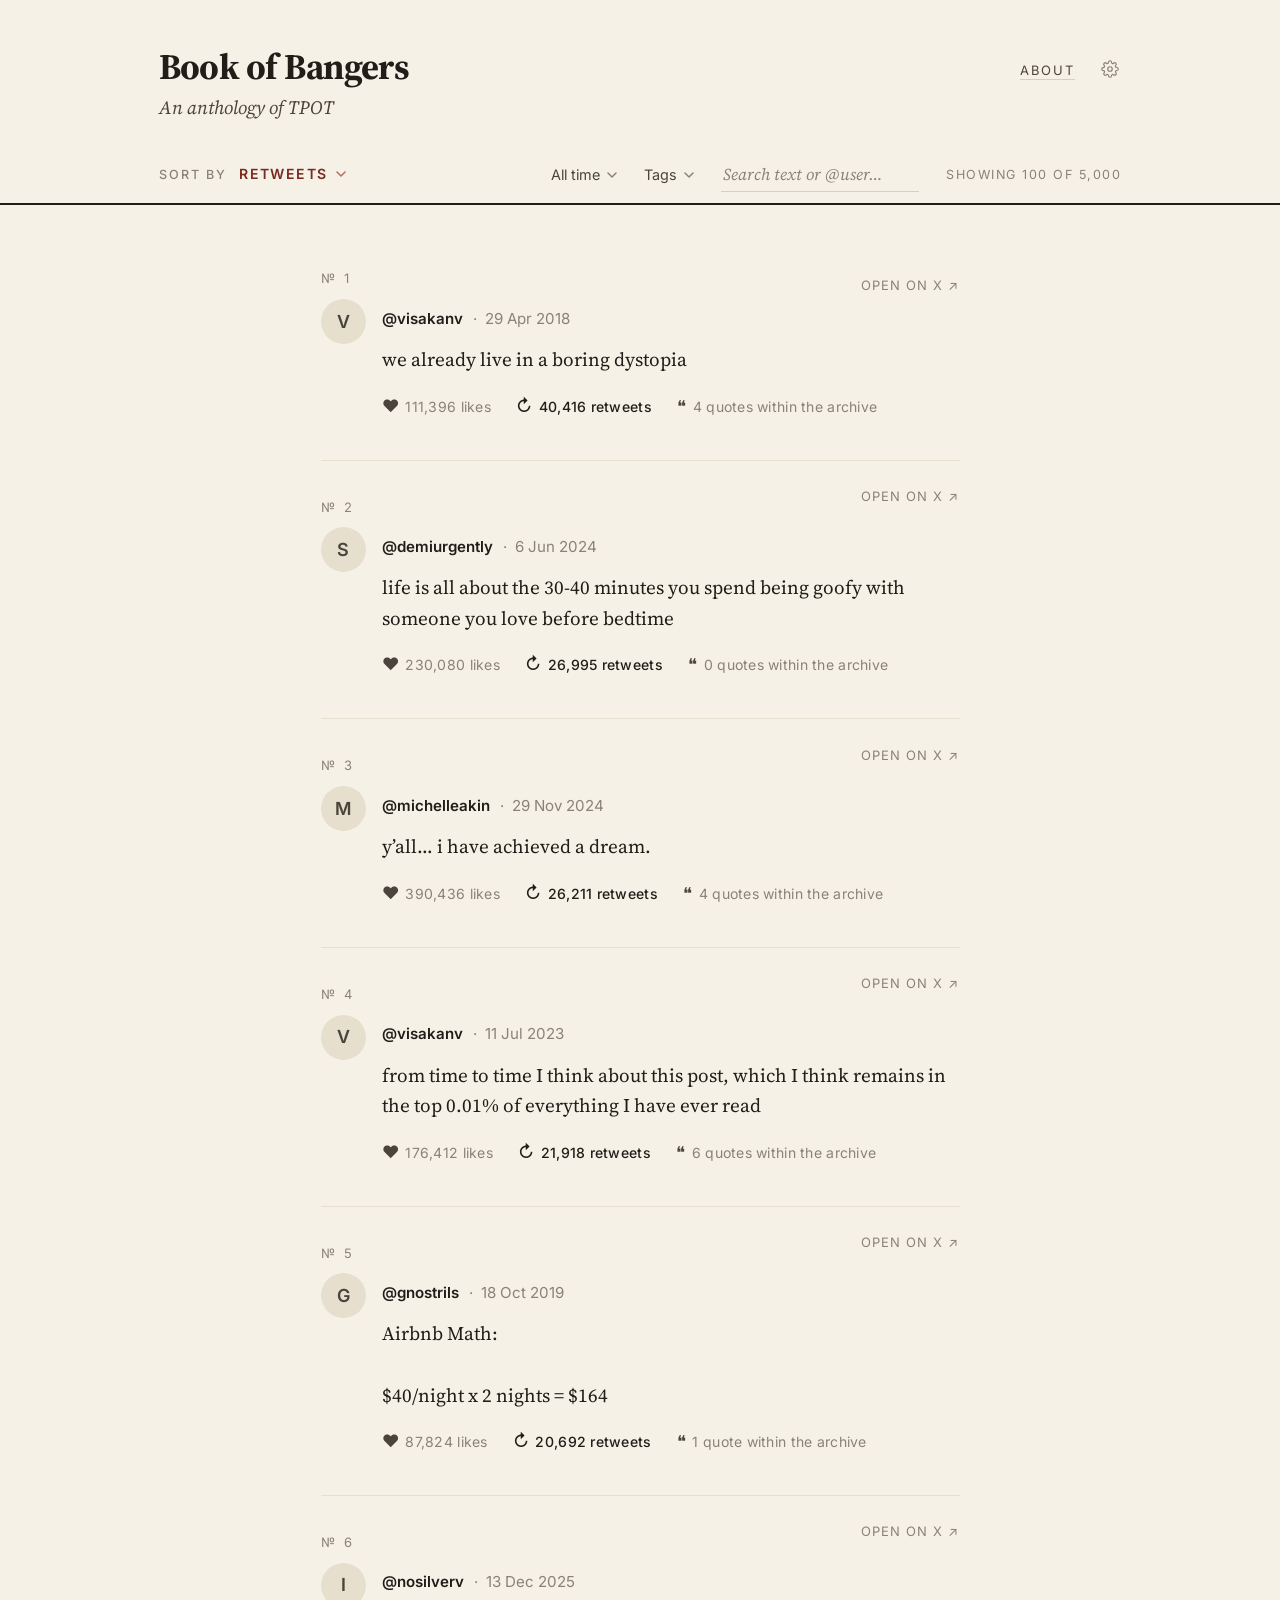
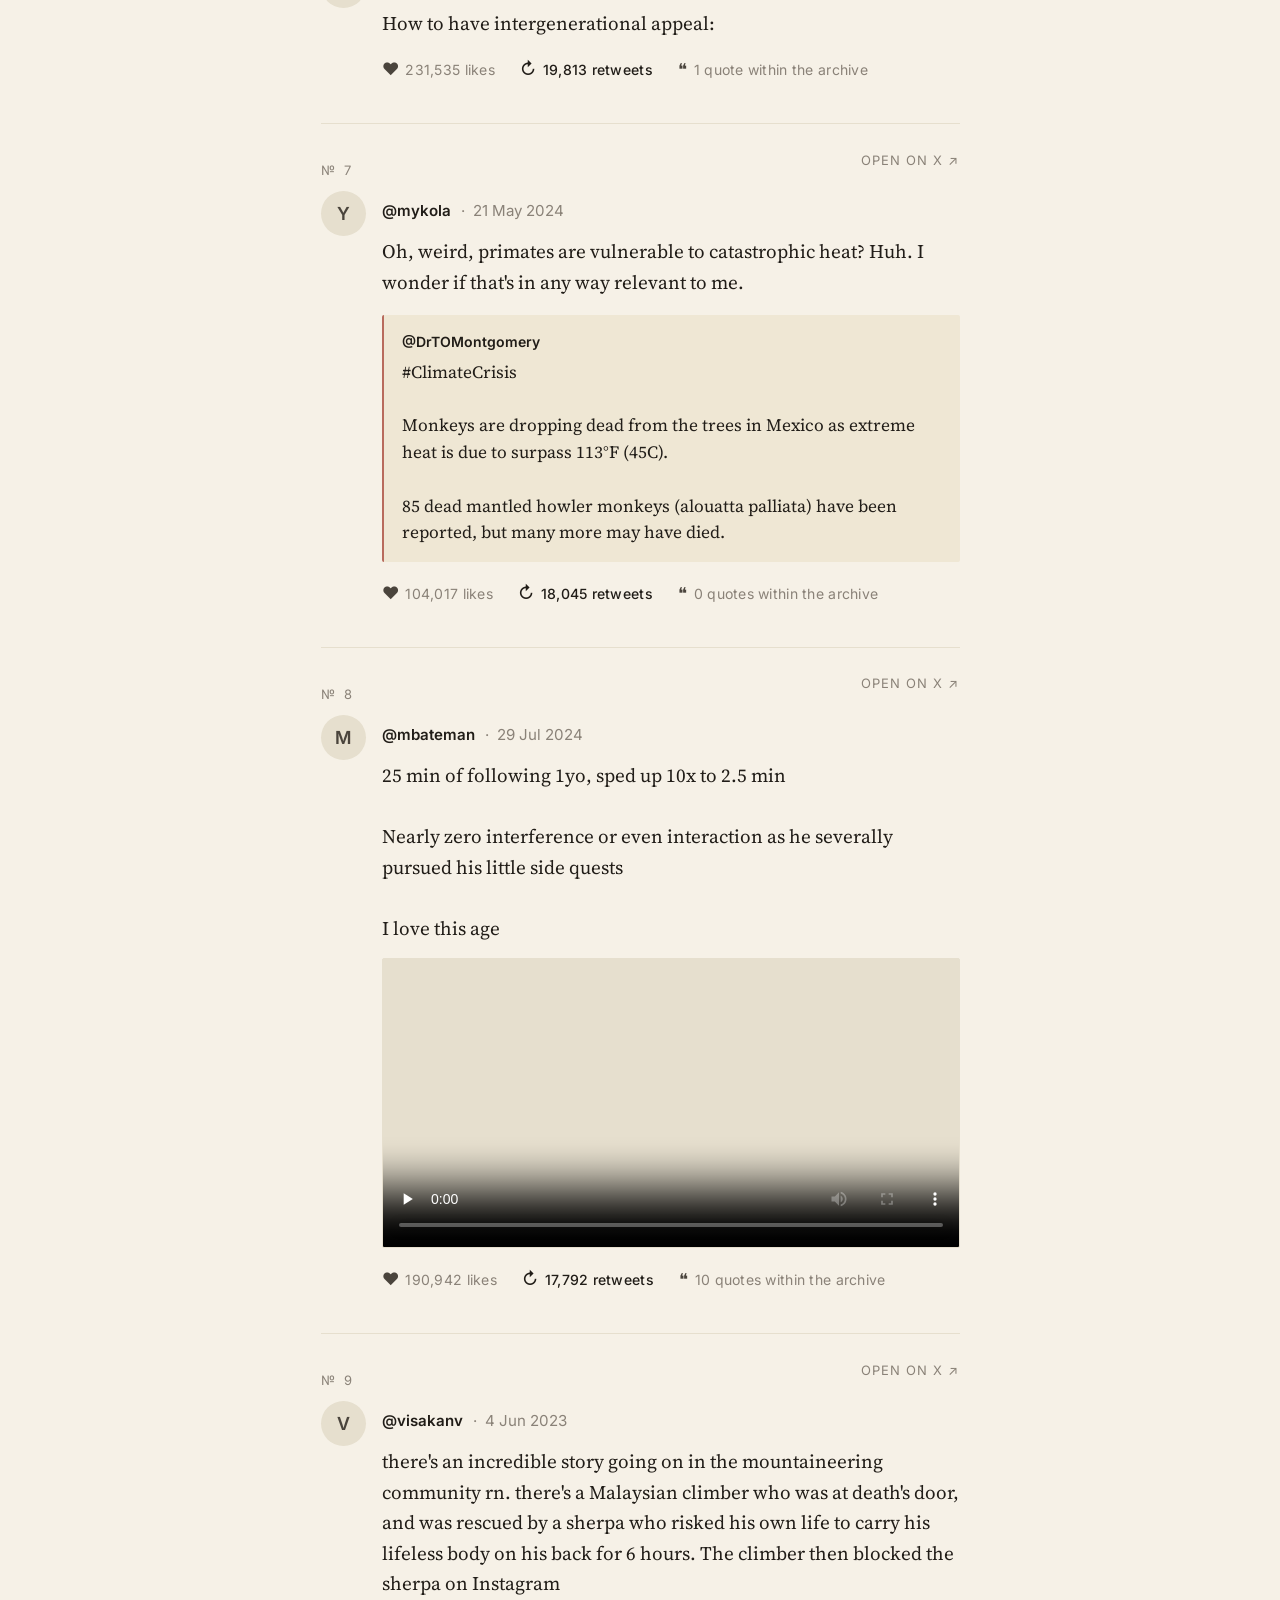
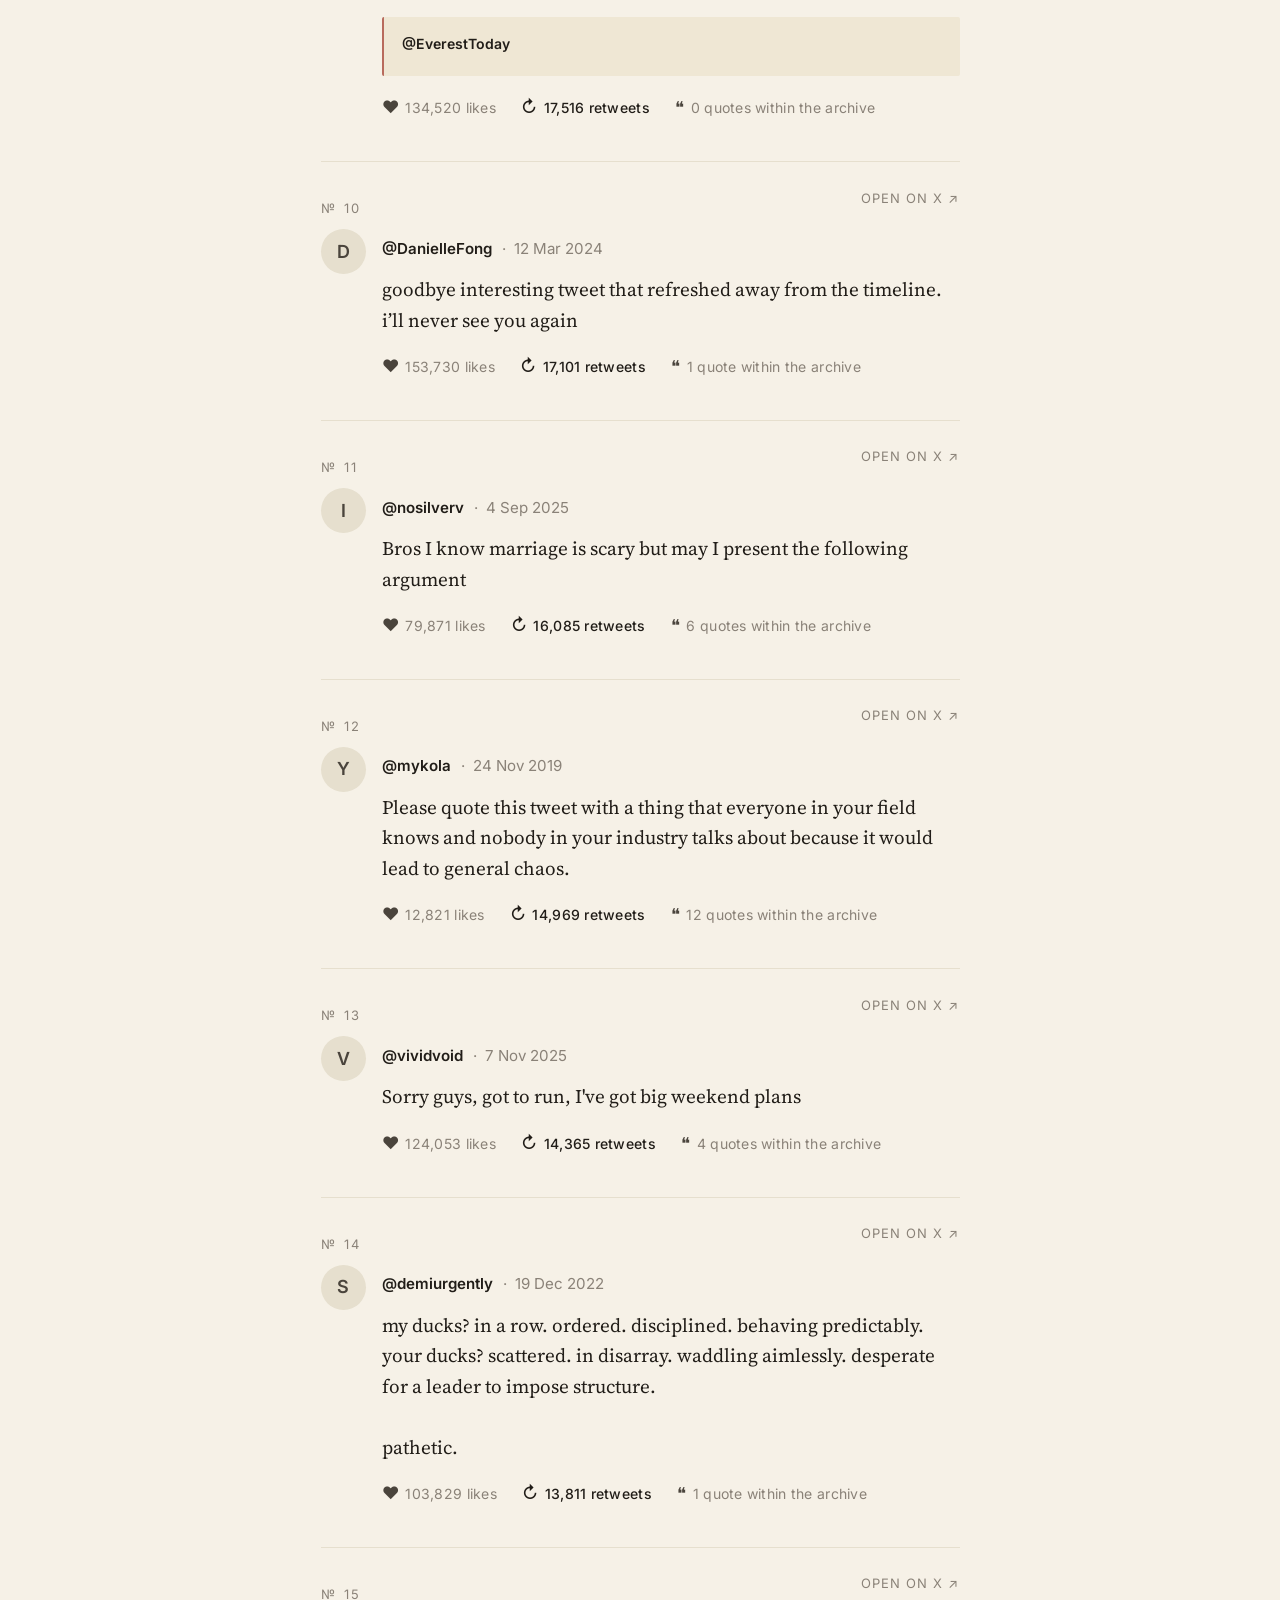
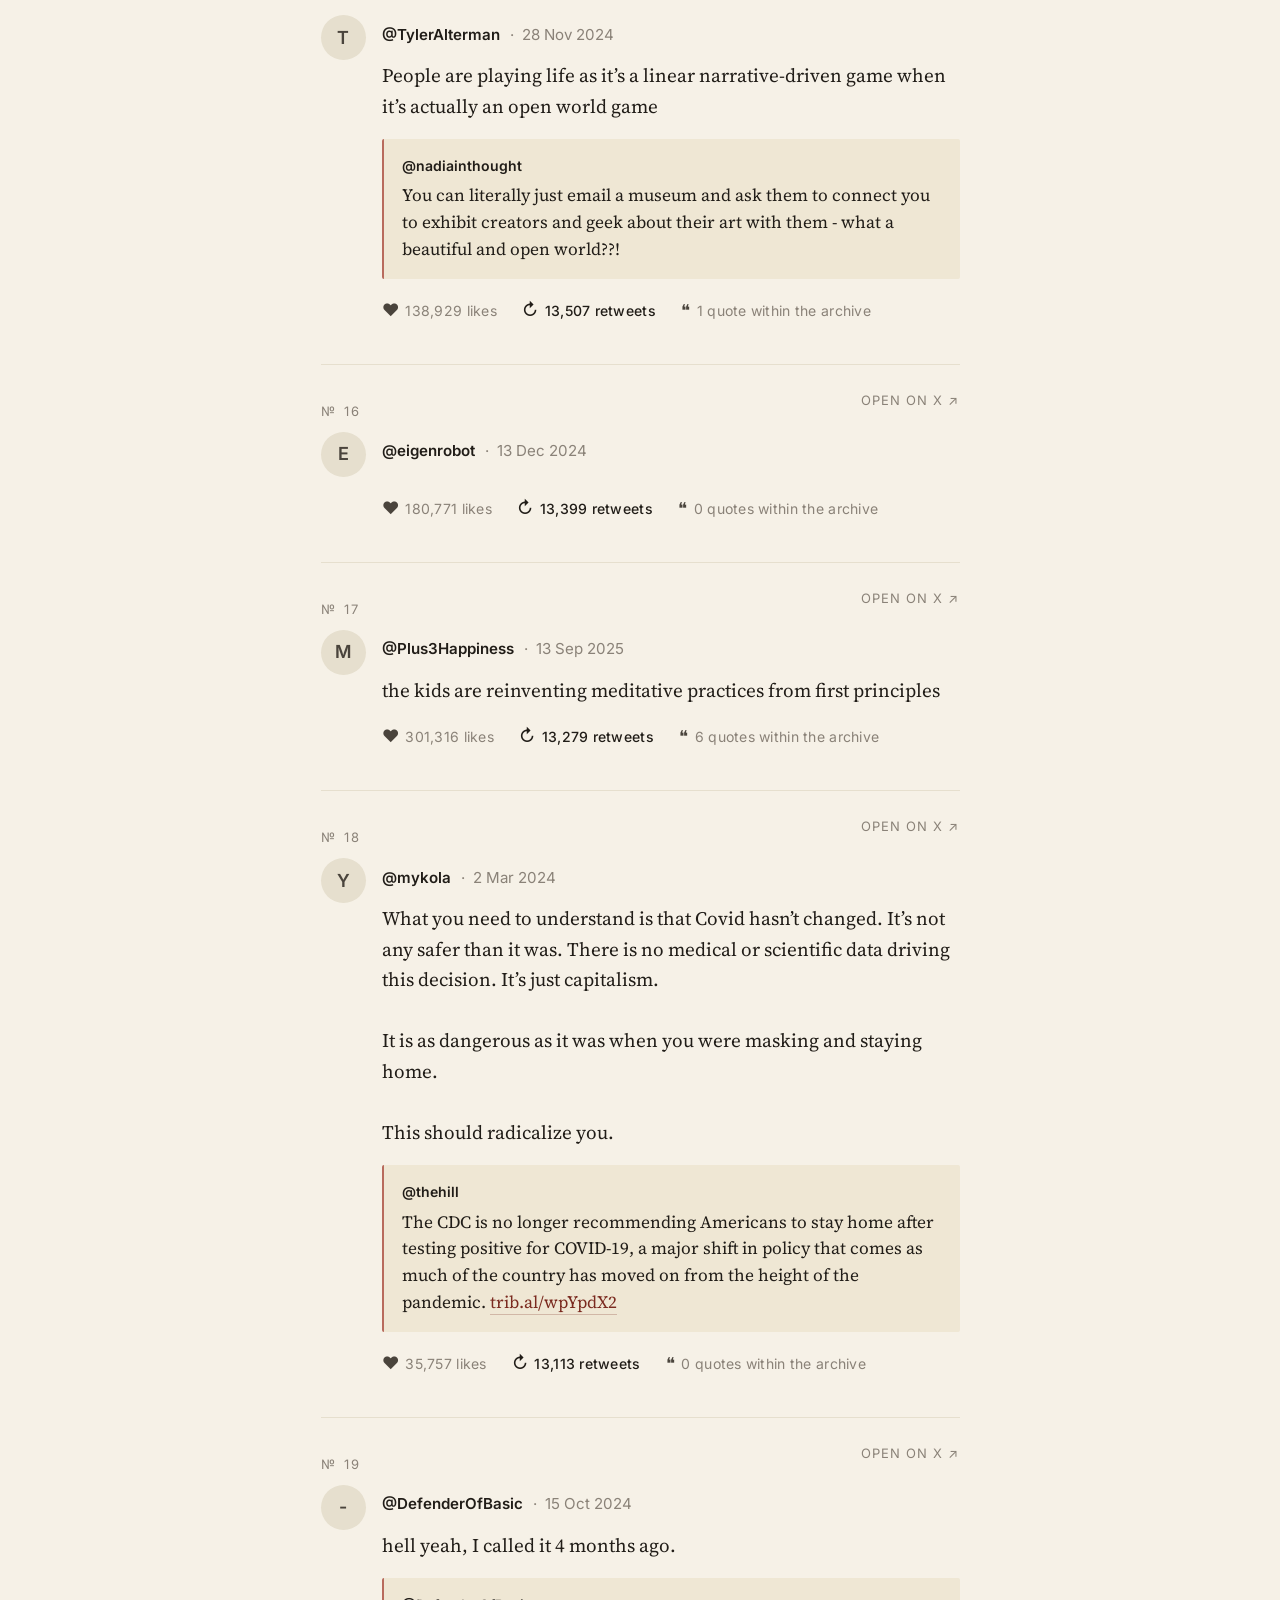
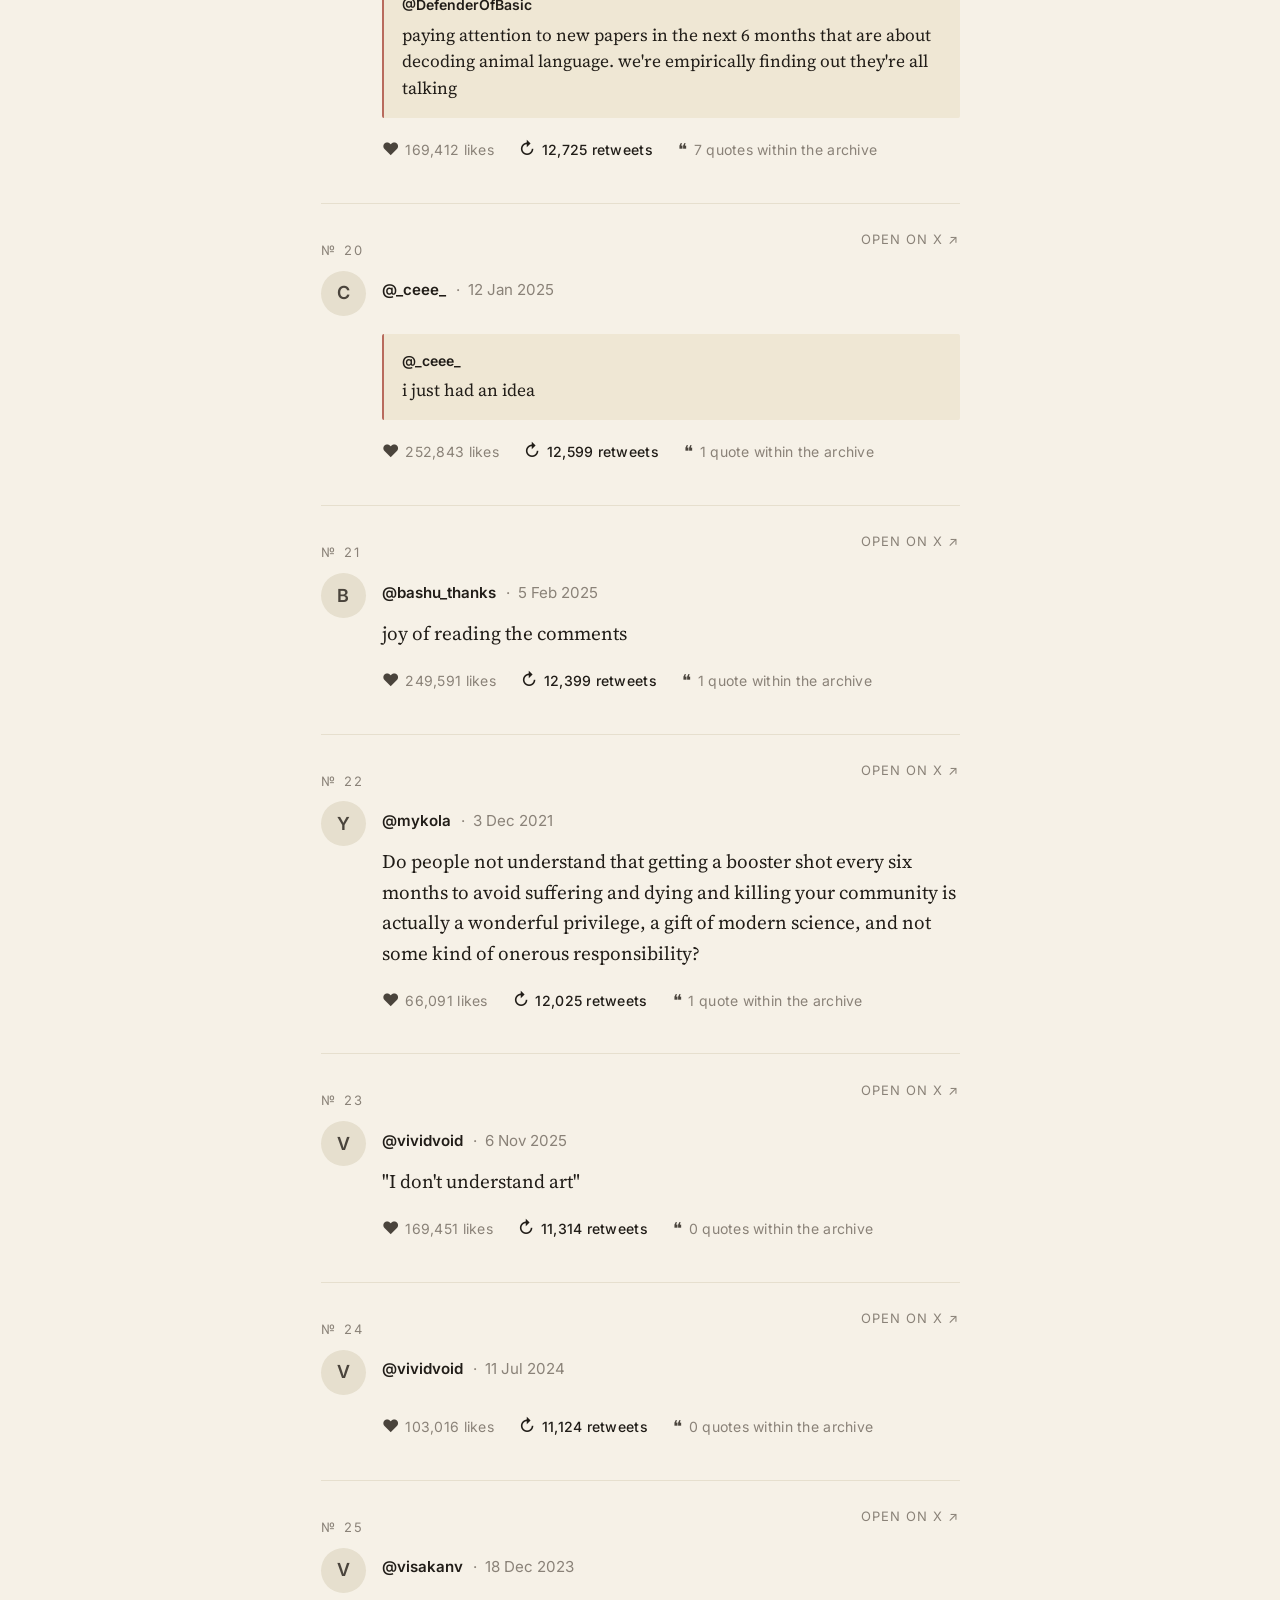
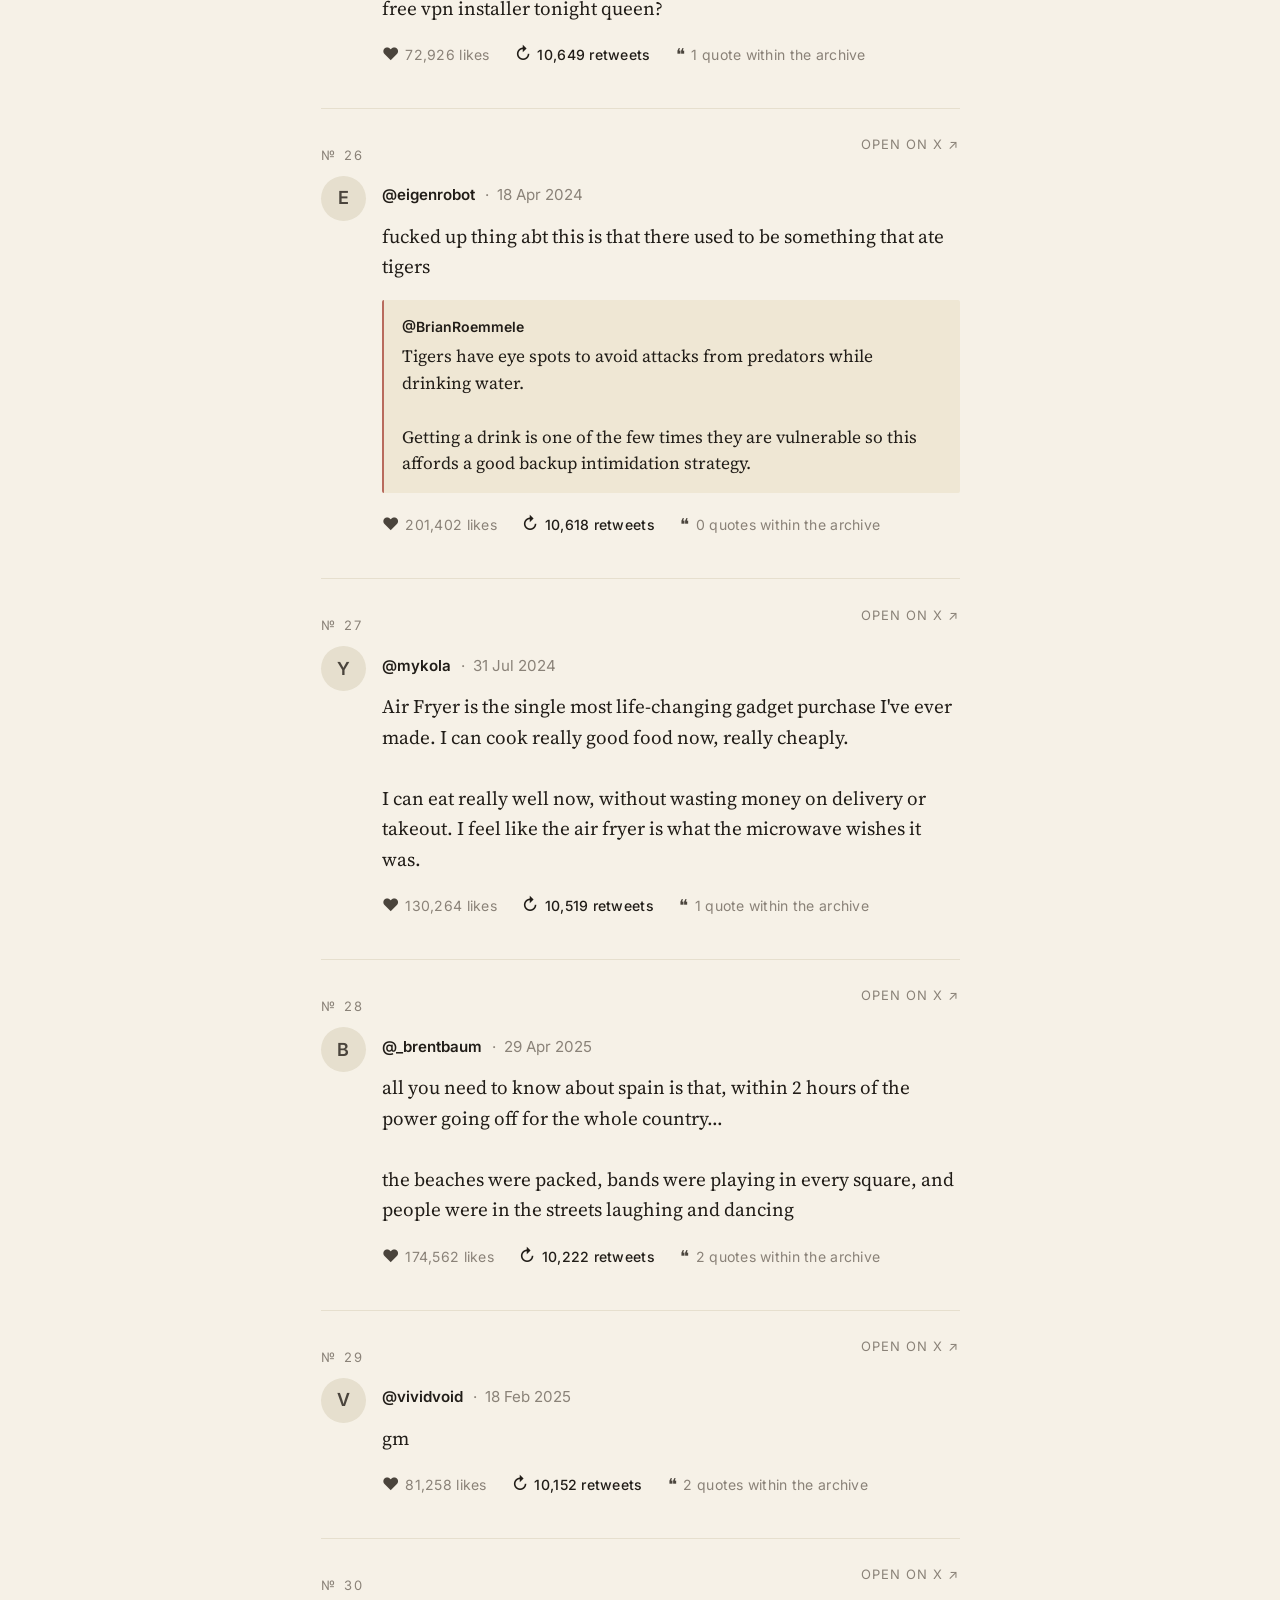
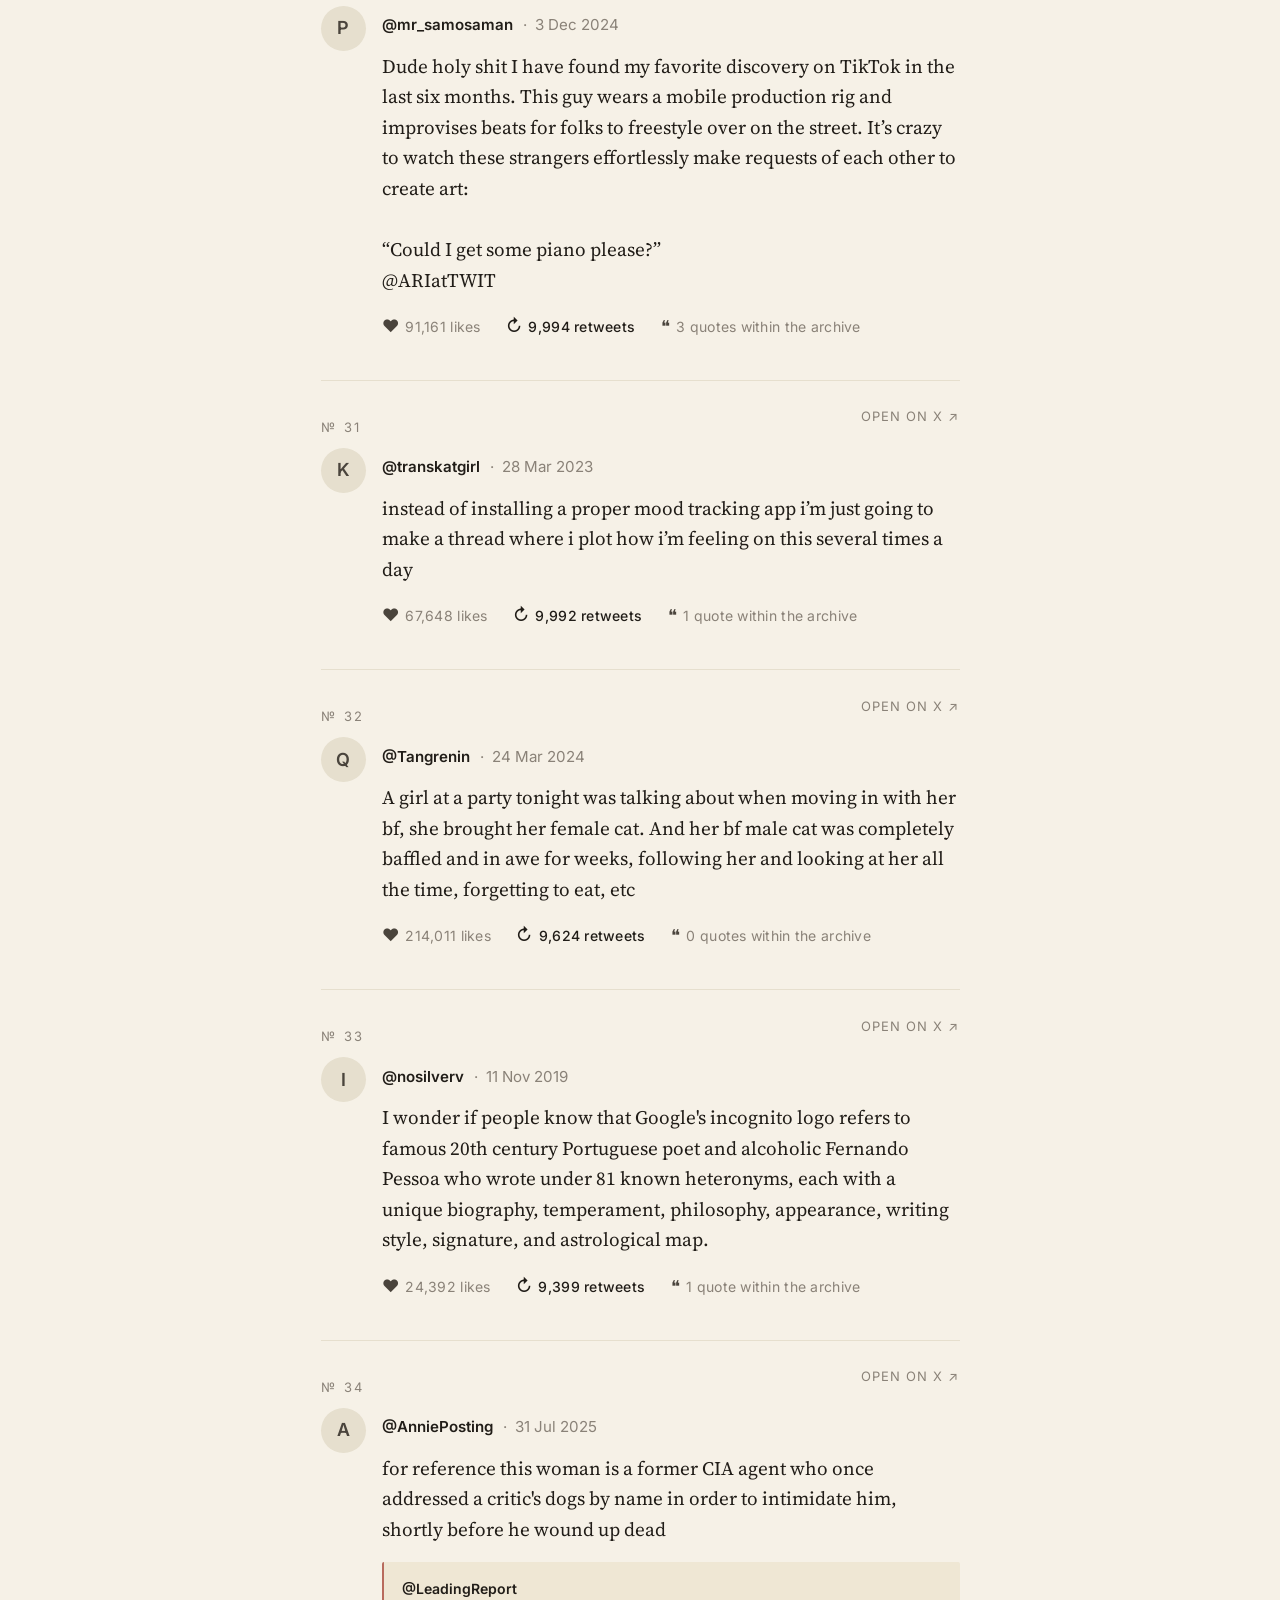
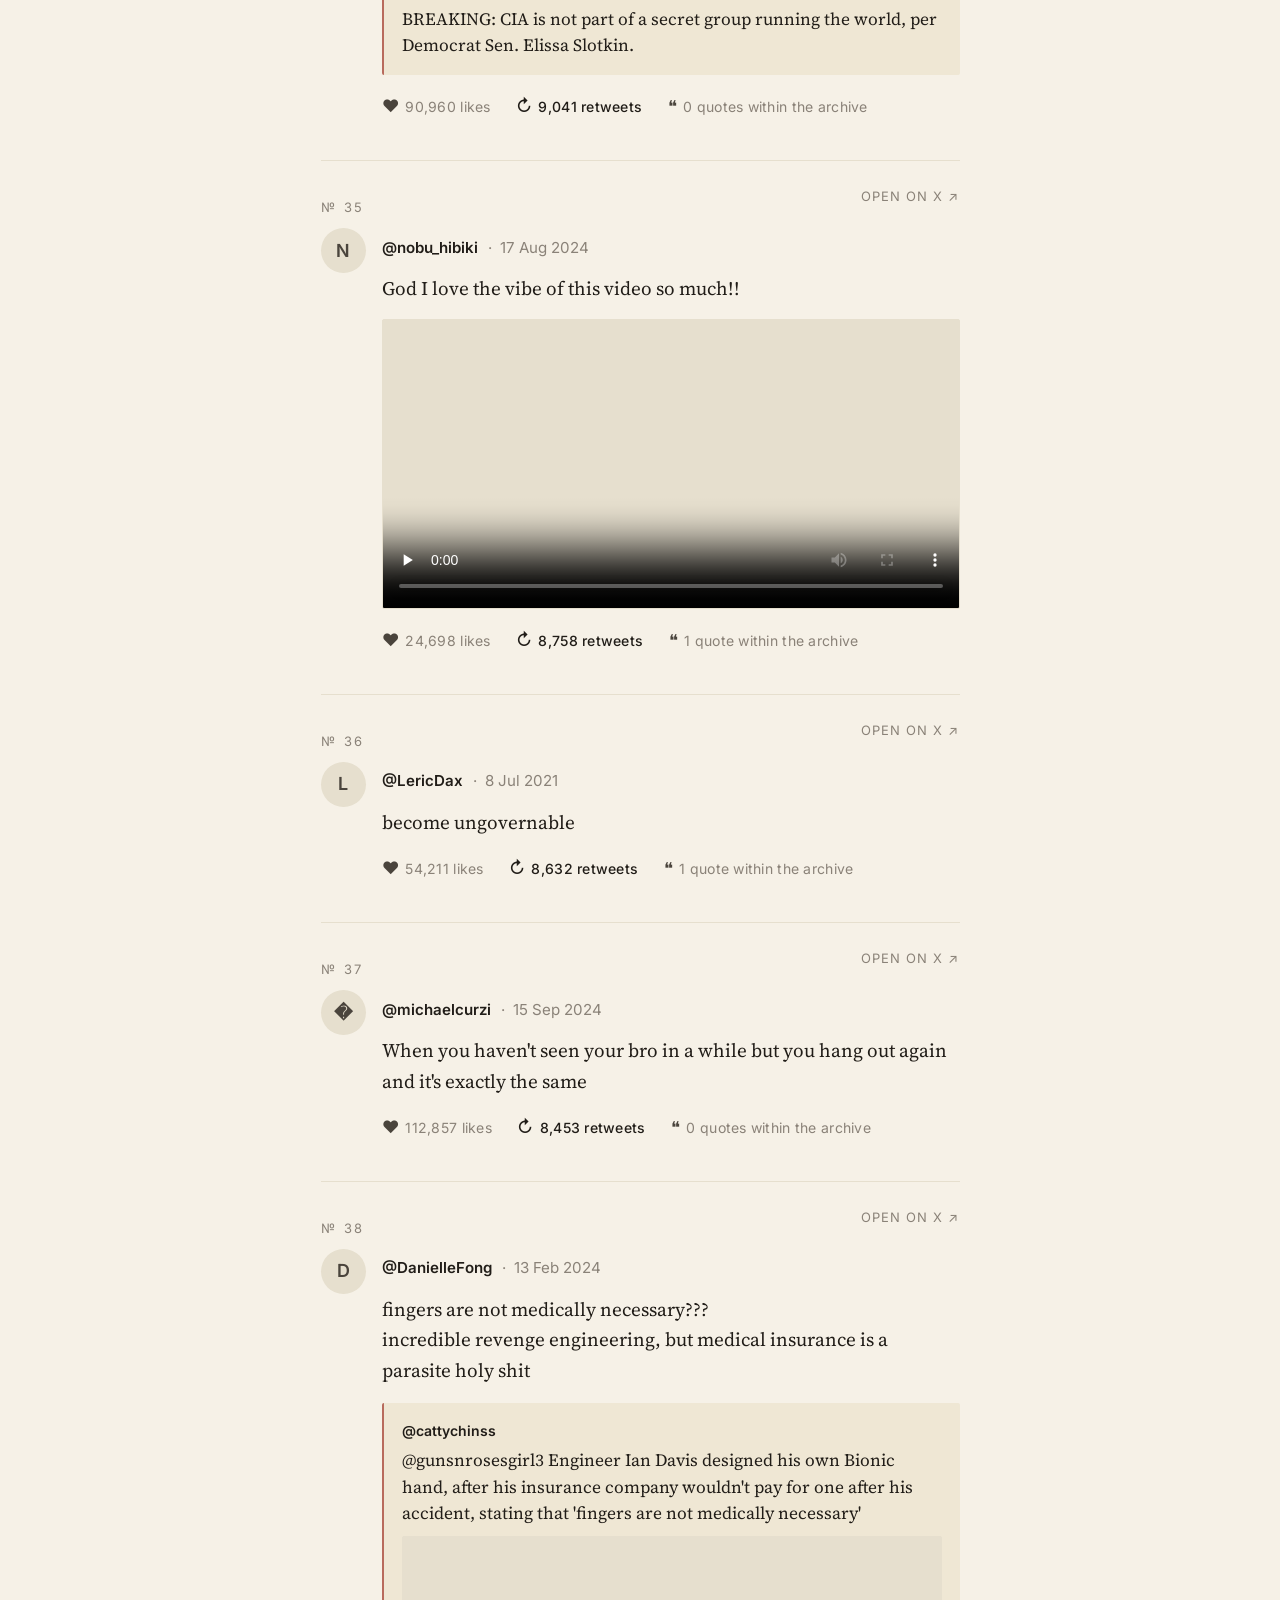
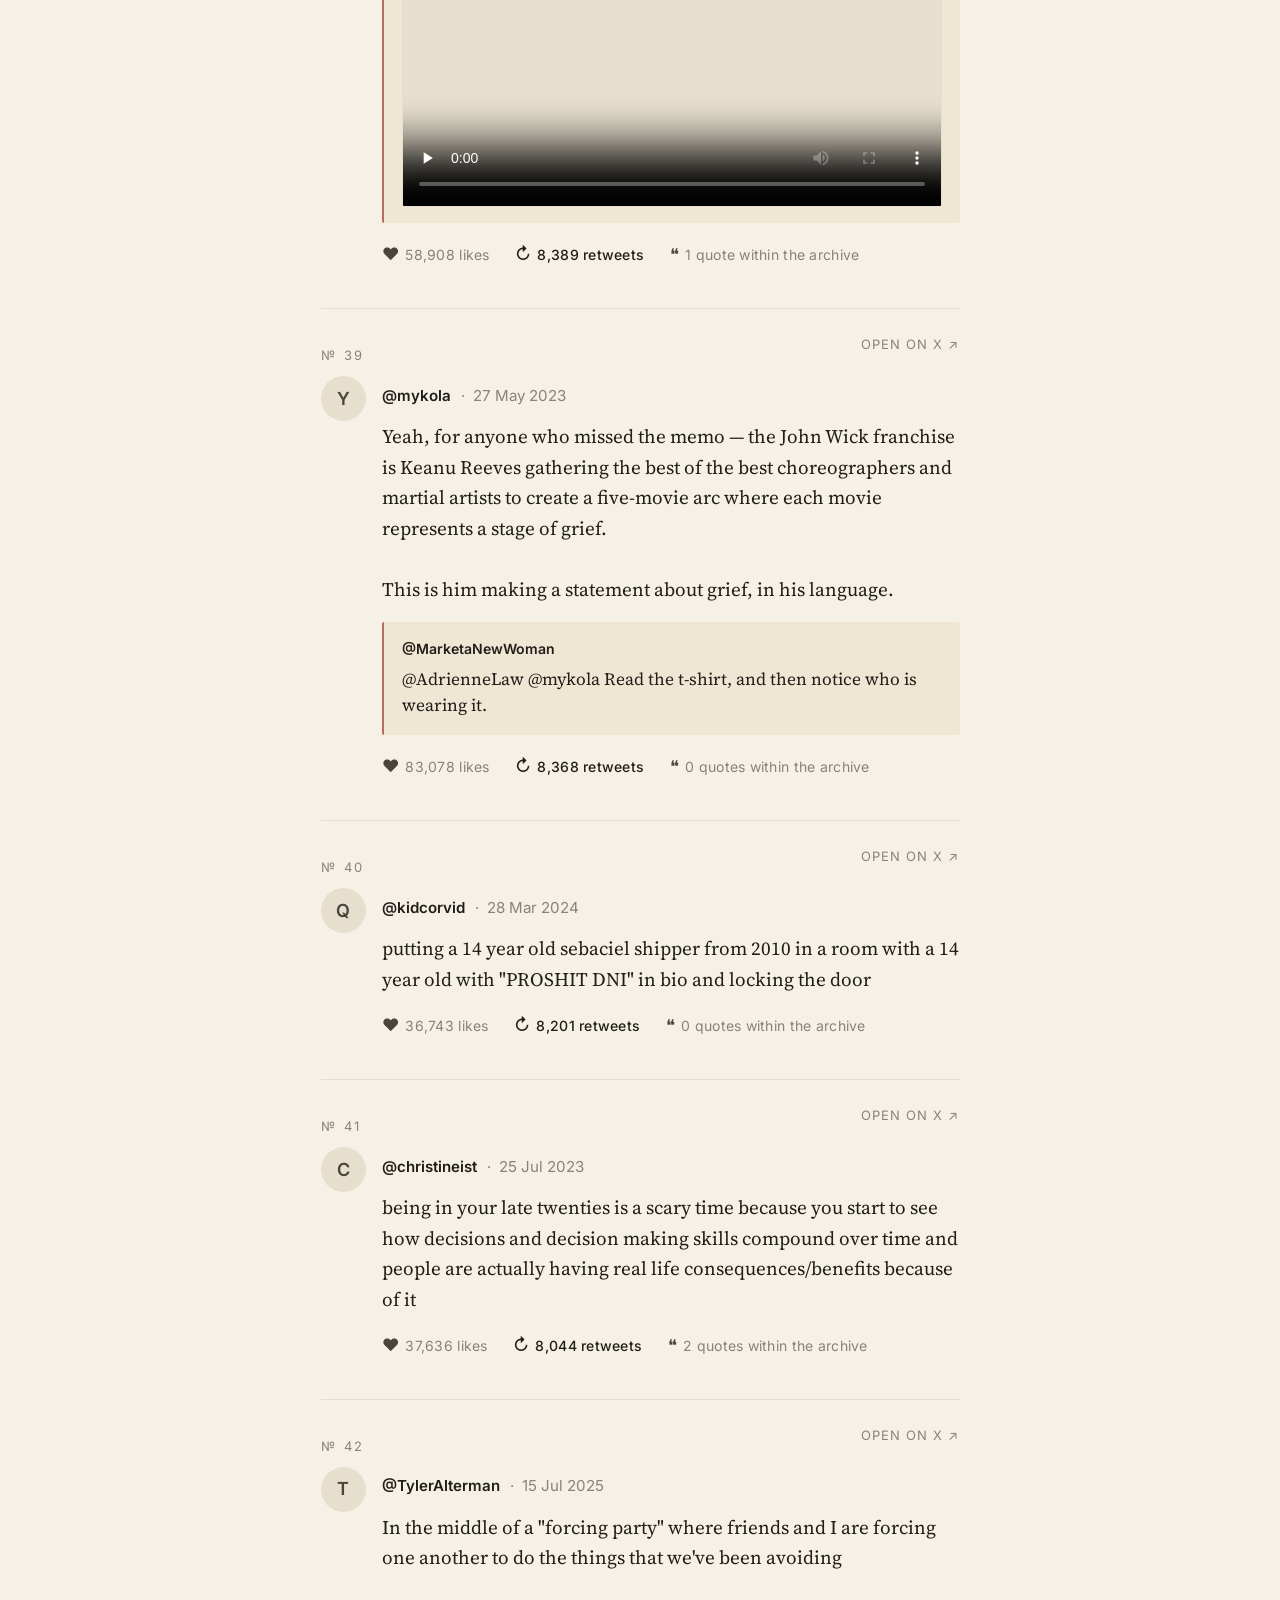
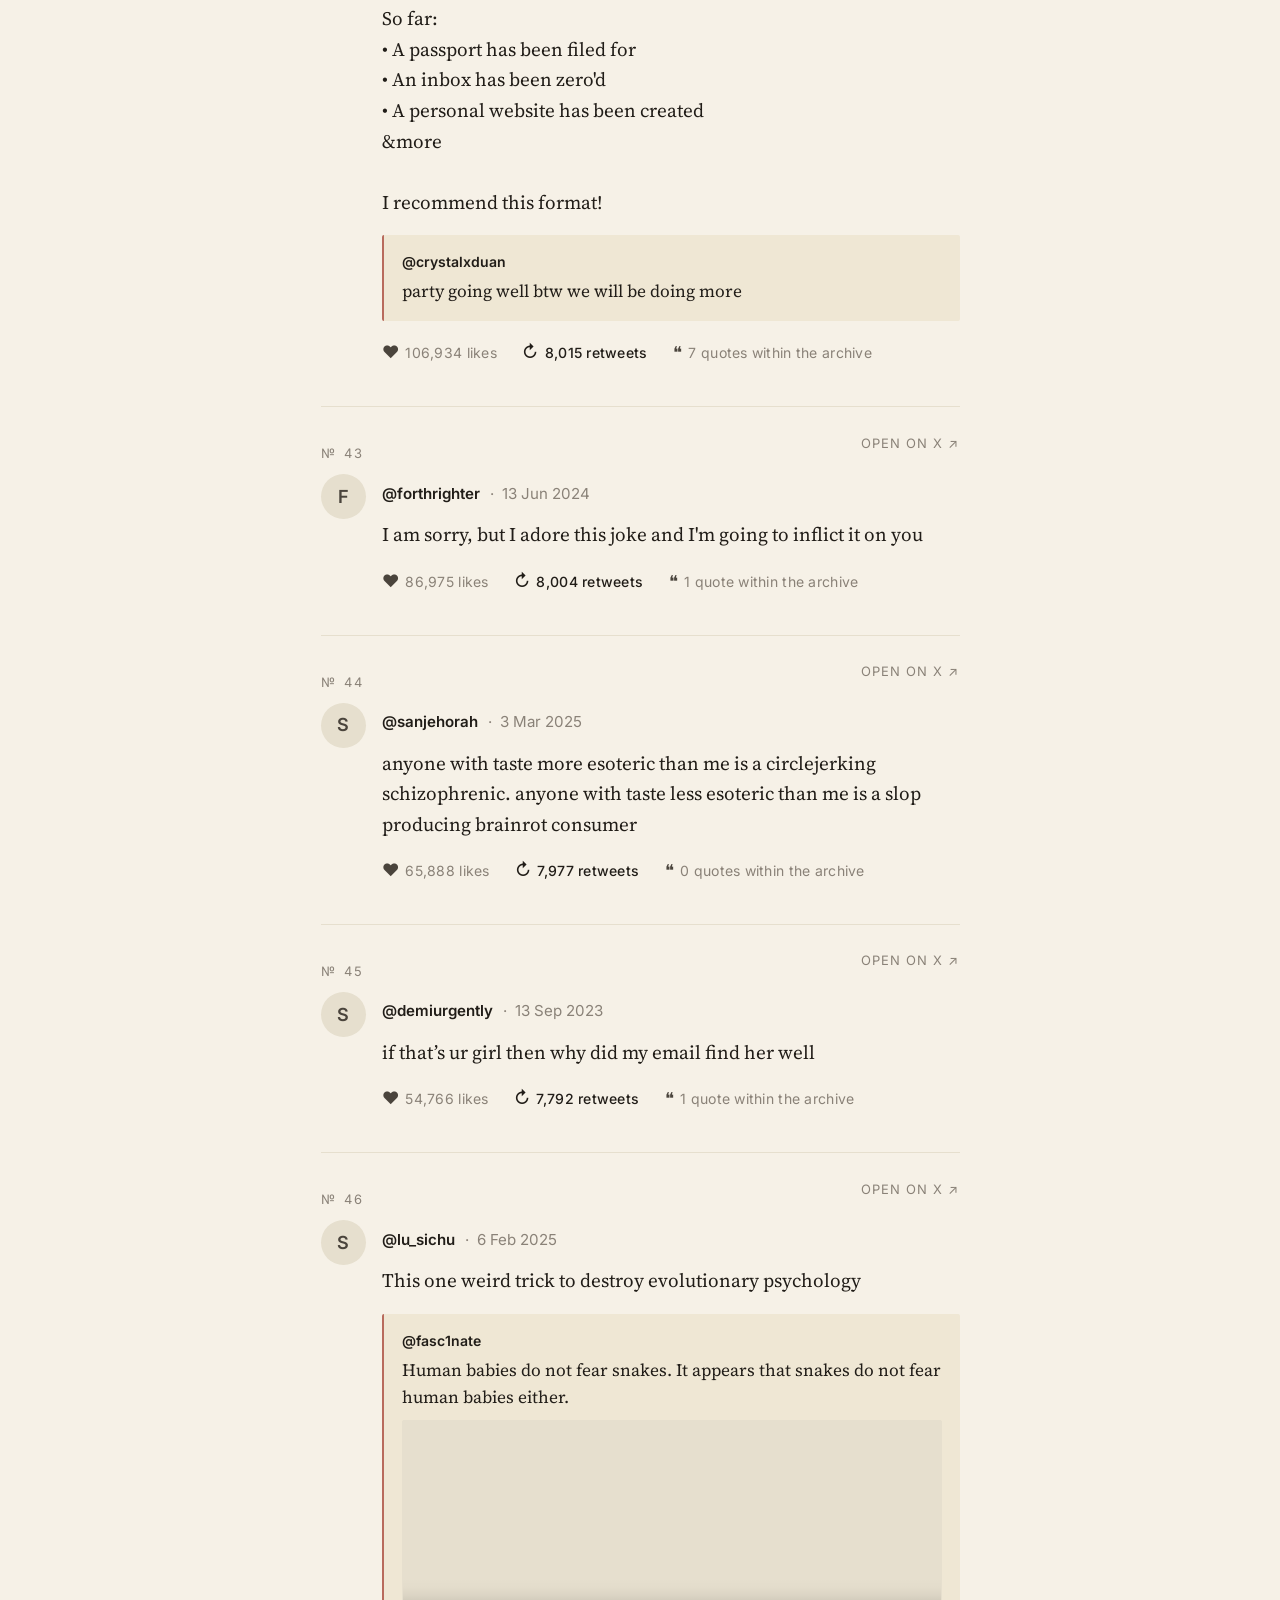
<file: site/index.html>
<!doctype html>
<html lang="en">
<head>
<meta charset="utf-8">
<meta name="viewport" content="width=device-width,initial-scale=1">
<!-- video.twimg.com (and some other twimg endpoints) return 403 if a Referer
     header points anywhere other than twitter.com / x.com. We don't need
     Referer to be sent for any request from this site, so strip it
     globally — this is what makes embedded videos play. -->
<meta name="referrer" content="no-referrer">
<title>Book of Bangers — an anthology of TPOT</title>
<meta name="description" content="A browsable anthology of top tweets from the TPOT community, ranked by likes, retweets, and quote tweets.">
<link rel="preconnect" href="https://fonts.googleapis.com">
<link rel="preconnect" href="https://fonts.gstatic.com" crossorigin>
<link href="https://fonts.googleapis.com/css2?family=Source+Serif+4:ital,opsz,wght@0,8..60,300;0,8..60,400;0,8..60,600;0,8..60,700;1,8..60,400;1,8..60,600&family=Inter:wght@400;500;600&display=swap" rel="stylesheet">
<link rel="stylesheet" href="css/style.css?v=26">
</head>
<body>

<header class="masthead">
  <div class="masthead-inner">
    <div class="mh-id">
      <h1 class="title"><a href="#">Book of Bangers</a></h1>
      <p class="tagline">An anthology of TPOT</p>
    </div>
    <div class="mh-links">
    <nav><a href="#" id="about-link">About</a></nav>

    <div class="settings-wrap">
      <button class="settings-btn" id="settings-btn"
              aria-haspopup="true" aria-expanded="false"
              aria-controls="settings-panel"
              data-tip="Display options">
        <svg viewBox="0 0 24 24" width="18" height="18" fill="none"
             stroke="currentColor" stroke-width="1.6"
             stroke-linecap="round" stroke-linejoin="round" aria-hidden="true">
          <circle cx="12" cy="12" r="3"/>
          <path d="M19.4 15a1.65 1.65 0 0 0 .33 1.82l.06.06a2 2 0 1 1-2.83 2.83l-.06-.06a1.65 1.65 0 0 0-1.82-.33 1.65 1.65 0 0 0-1 1.51V21a2 2 0 0 1-4 0v-.09A1.65 1.65 0 0 0 9 19.4a1.65 1.65 0 0 0-1.82.33l-.06.06a2 2 0 1 1-2.83-2.83l.06-.06a1.65 1.65 0 0 0 .33-1.82 1.65 1.65 0 0 0-1.51-1H3a2 2 0 0 1 0-4h.09A1.65 1.65 0 0 0 4.6 9a1.65 1.65 0 0 0-.33-1.82l-.06-.06a2 2 0 1 1 2.83-2.83l.06.06a1.65 1.65 0 0 0 1.82.33H9a1.65 1.65 0 0 0 1-1.51V3a2 2 0 0 1 4 0v.09a1.65 1.65 0 0 0 1 1.51 1.65 1.65 0 0 0 1.82-.33l.06-.06a2 2 0 1 1 2.83 2.83l-.06.06a1.65 1.65 0 0 0-.33 1.82V9a1.65 1.65 0 0 0 1.51 1H21a2 2 0 0 1 0 4h-.09a1.65 1.65 0 0 0-1.51 1z"/>
        </svg>
        <span class="visually-hidden">Display options</span>
      </button>

      <div class="settings-panel" id="settings-panel" role="menu" hidden>
        <label class="settings-row" for="set-content-only">
          <span class="settings-text">
            <span class="settings-label">Content only</span>
            <span class="settings-hint">Hide avatars, handles, dates and metrics</span>
          </span>
          <span class="switch">
            <input type="checkbox" id="set-content-only">
            <span class="switch-track"><span class="switch-knob"></span></span>
          </span>
        </label>

        <label class="settings-row" for="set-hide-links">
          <span class="settings-text">
            <span class="settings-label">Hide links</span>
            <span class="settings-hint">In-text URLs become plain text; "Open on X" is hidden</span>
          </span>
          <span class="switch">
            <input type="checkbox" id="set-hide-links">
            <span class="switch-track"><span class="switch-knob"></span></span>
          </span>
        </label>

        <label class="settings-row" for="set-dark-mode">
          <span class="settings-text">
            <span class="settings-label">Dark mode</span>
          </span>
          <span class="switch">
            <input type="checkbox" id="set-dark-mode">
            <span class="switch-track"><span class="switch-knob"></span></span>
          </span>
        </label>

        <label class="settings-row" for="set-tiebreak">
          <span class="settings-text">
            <span class="settings-label">Tiebreak by</span>
            <span class="settings-hint">Secondary sort when scores are equal</span>
          </span>
          <select id="set-tiebreak" class="settings-select">
            <option value="rt">Retweets</option>
            <option value="likes">Likes</option>
            <option value="qt">Quote tweets</option>
          </select>
        </label>
      </div>
    </div>
    </div>
  </div>
</header>

<div class="controls" id="controls">
  <div class="controls-inner">

    <div class="rank-by">
      <span class="rank-label" id="rank-label">Sort by</span>
      <button id="rank-btn" class="rank-btn" aria-haspopup="listbox" aria-expanded="false" aria-controls="rank-panel">
        <span id="rank-current">Retweets</span>
        <svg class="tags-caret" viewBox="0 0 10 6" width="10" height="6" aria-hidden="true"><path d="M1 1l4 4 4-4" fill="none" stroke="currentColor" stroke-width="1.5" stroke-linecap="round" stroke-linejoin="round"/></svg>
      </button>
      <div class="rank-panel" id="rank-panel" role="listbox" aria-labelledby="rank-label" hidden>
        <button class="rank-opt" role="option" data-metric="rt" aria-selected="true">
          <span class="nm">Retweets</span>
          <span class="ds">Tweets worth signal-boosting</span>
        </button>
        <button class="rank-opt" role="option" data-metric="likes" aria-selected="false">
          <span class="nm">Likes</span>
          <span class="ds">Tweets users wanted to see more of</span>
        </button>
        <button class="rank-opt" role="option" data-metric="qt" aria-selected="false">
          <span class="nm">Quote tweets within the archive</span>
          <span class="ds">Tweets archive users wanted to respond to or build on</span>
        </button>
      </div>
    </div>

    <div class="ctl-tools">
      <div class="year-wrap">
        <button id="year-btn" class="year-btn" aria-haspopup="true" aria-expanded="false" aria-controls="year-panel">
          <span id="year-label">All time</span>
          <svg class="tags-caret" viewBox="0 0 10 6" width="10" height="6" aria-hidden="true"><path d="M1 1l4 4 4-4" fill="none" stroke="currentColor" stroke-width="1.5" stroke-linecap="round" stroke-linejoin="round"/></svg>
        </button>
        <div class="year-panel" id="year-panel" role="group" aria-label="Filter by years" hidden></div>
      </div>

      <button id="tags-btn" class="tags-btn" aria-expanded="false" aria-controls="tag-row">
        Tags<span class="tags-active" id="tags-active" hidden></span>
        <svg class="tags-caret" viewBox="0 0 10 6" width="10" height="6" aria-hidden="true"><path d="M1 1l4 4 4-4" fill="none" stroke="currentColor" stroke-width="1.5" stroke-linecap="round" stroke-linejoin="round"/></svg>
      </button>

      <label class="visually-hidden" for="search">Search</label>
      <input type="search" id="search" placeholder="Search text or @user…" autocomplete="off">

      <div class="count" id="count" aria-live="polite">Loading…</div>
    </div>

  </div>

  <div class="tag-row" id="tag-row" hidden></div>
</div>

<main class="feed" id="feed" aria-busy="true">
  <p class="placeholder" id="placeholder">Loading the anthology…</p>
</main>

<div class="load-more-wrap">
  <button id="load-more" class="load-more" hidden></button>
</div>

<footer class="colophon">
  <p>An anthology drawn from the <a href="https://www.community-archive.org/" target="_blank" rel="noopener">Community Archive</a>. <a href="#" id="about-link-2">About this site</a>.</p>
</footer>

<dialog id="about-dialog" class="about">
  <article>
    <button class="close" data-close-about aria-label="Close">×</button>
    <h2>About <em>Book of Bangers</em></h2>

    <p><em>Book of Bangers</em> is a quiet reading room for some of the best writing from <strong>TPOT</strong> — <em>This Part of Twitter</em> — a loose network of accounts that have been thinking out loud together for over a decade. It is an anthology, not a feed. Browse it the way you would a printed collection: leaf through until something catches you, sit with it.</p>

    <h3>Where the data comes from</h3>
    <p>Every tweet here is drawn from the <a href="https://www.community-archive.org/" target="_blank" rel="noopener">Community Archive</a> — an open, public-domain archive of TPOT and adjacent accounts initiated by <a href="https://x.com/exgenesis" target="_blank" rel="noopener">@exgenesis</a>. The snapshot used for this site was taken in May 2026 and covers tweets from the 340 accounts who had uploaded to the archive. From those, the site carries the top 5,000 tweets by each of the three metrics below.</p>

    <h3>The three metrics</h3>
    <p>Likes, retweets and quote tweets each surface a different kind of tweet — roughly: enjoyment, endorsement, and conversation. Importantly, the quote counts are NOT Twitter's global quote count — it counts only quote tweets written by other archive accounts. So it surfaces different kinds of tweets to the likes and retweets lists. <a href="metrics.html">More on the three metrics →</a></p>

    <h3>Tags</h3>
    <p>Every tweet carries up to four tags, drawn from a fixed set of 53 themes. The taxonomy was distilled from a hand-labelled seed set of 150 tweets; Claude then tagged the full anthology — reading each tweet with its reply and quote context, and the attached images where text alone wasn't enough — and the most visible tweets under each tag were audited afterwards. Treat tags as a browsing aid, not a verdict.</p>

    <h3>Caveats</h3>
    <ul>
      <li>Quote tweet counts are not Twitter's global quote count: it counts only quote tweets written by other archive accounts.</li>
      <li>Self-quotes are excluded from quote tweet counts.</li>
      <li>Only tweets the 340 accounts wrote themselves are included here.</li>
      <li>Counts are a snapshot from May 2026, not live.</li>
    </ul>

    <h3>Acknowledgements</h3>
    <p>Built by Sam. Data from the <a href="https://www.community-archive.org/" target="_blank" rel="noopener">Community Archive</a> — thanks to Xiq for building the archive, and for conversation.</p>
  </article>
</dialog>

<script src="js/app.js?v=23" defer></script>
</body>
</html>
</file>
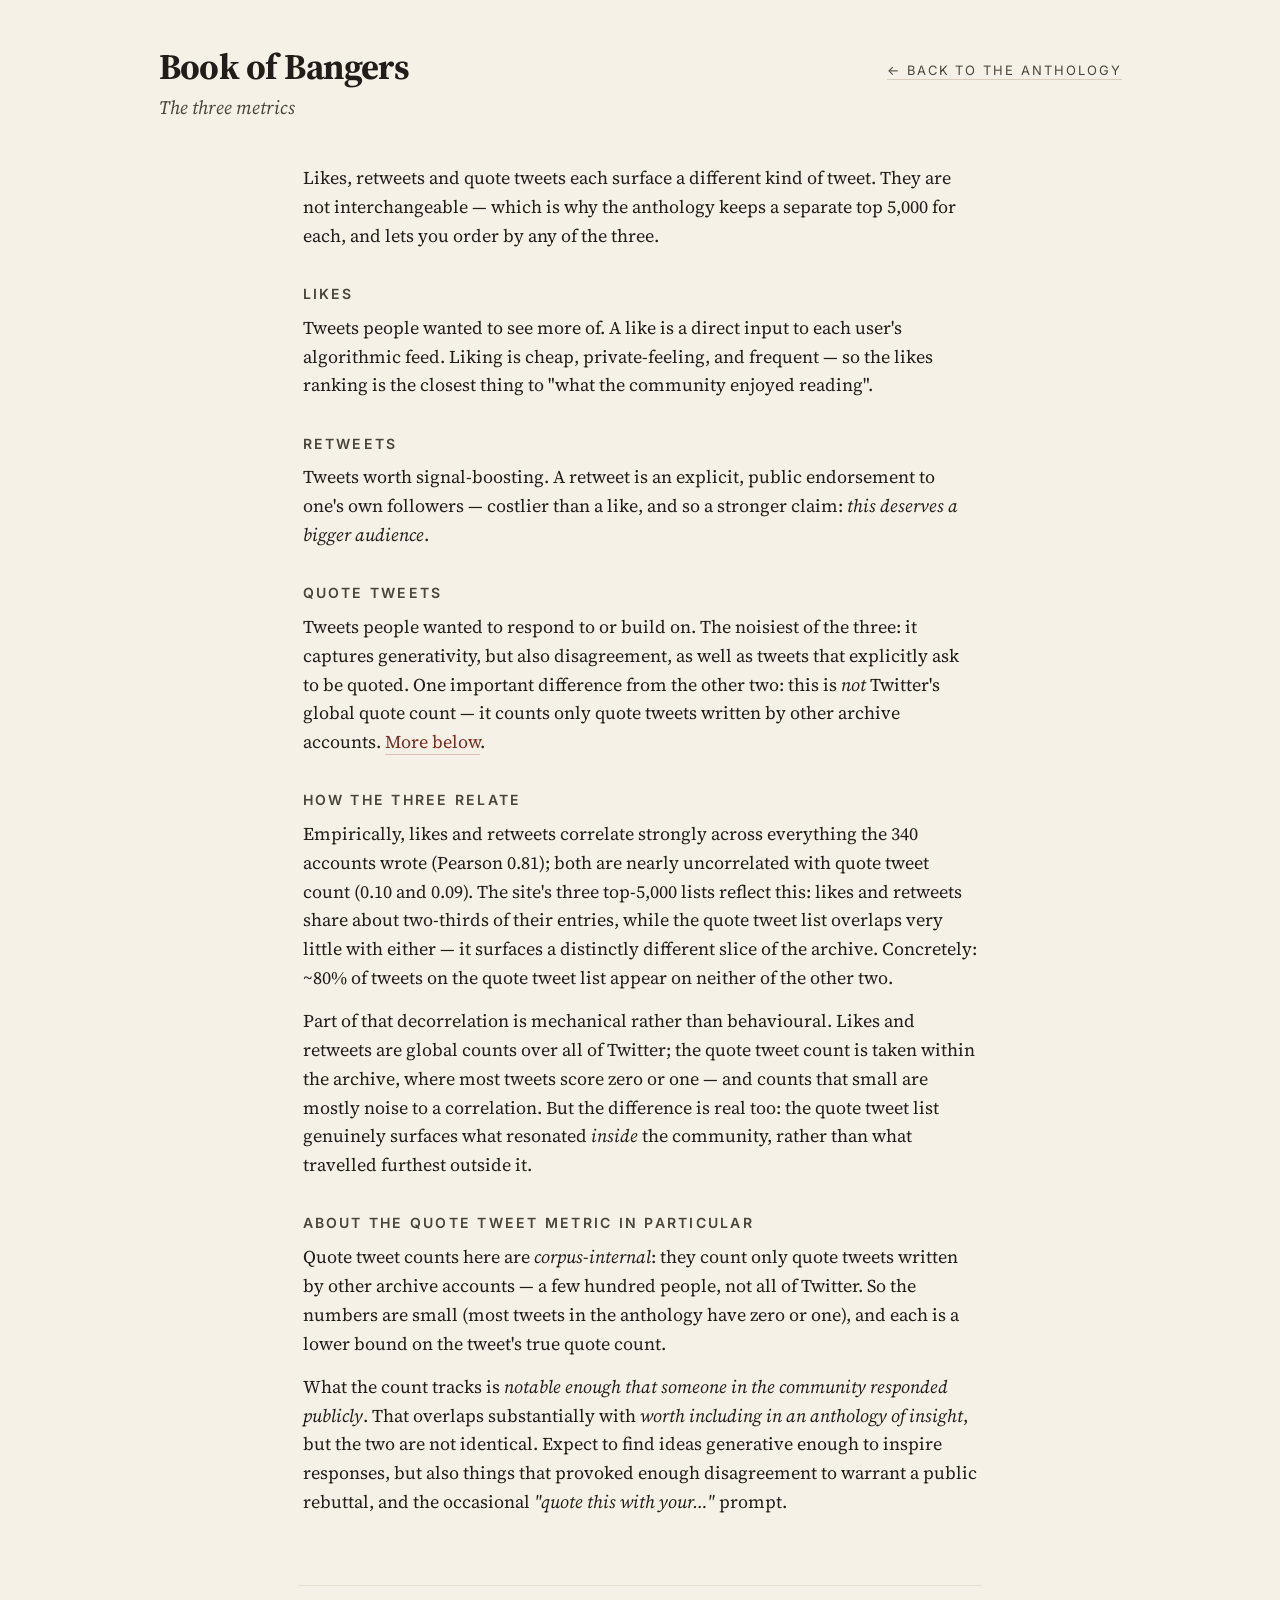
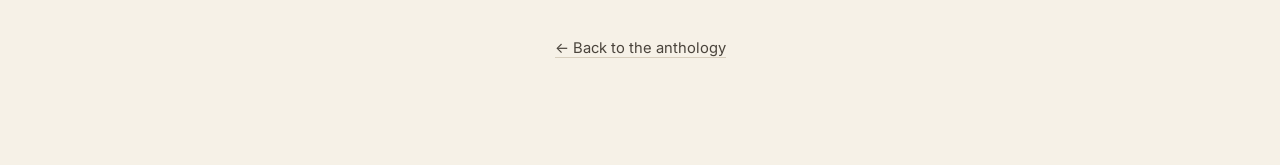
<file: site/metrics.html>
<!doctype html>
<html lang="en">
<head>
<meta charset="utf-8">
<meta name="viewport" content="width=device-width,initial-scale=1">
<meta name="referrer" content="no-referrer">
<title>The three metrics — Book of Bangers</title>
<meta name="description" content="What likes, retweets and quote tweets each measure, and why the Book of Bangers ranks by all three.">
<link rel="preconnect" href="https://fonts.googleapis.com">
<link rel="preconnect" href="https://fonts.gstatic.com" crossorigin>
<link href="https://fonts.googleapis.com/css2?family=Source+Serif+4:ital,opsz,wght@0,8..60,300;0,8..60,400;0,8..60,600;0,8..60,700;1,8..60,400;1,8..60,600&family=Inter:wght@400;500;600&display=swap" rel="stylesheet">
<link rel="stylesheet" href="css/style.css?v=26">
</head>
<body>
<script>if (localStorage.getItem("bob.darkMode") === "1") document.body.classList.add("dark-mode");</script>

<header class="masthead">
  <div class="masthead-inner">
    <div class="mh-id">
      <h1 class="title"><a href="./">Book of Bangers</a></h1>
      <p class="tagline">The three metrics</p>
    </div>
    <div class="mh-links">
      <nav><a href="./">← Back to the anthology</a></nav>
    </div>
  </div>
</header>

<main class="page-main">
  <p>Likes, retweets and quote tweets each surface a different kind of tweet. They are not interchangeable — which is why the anthology keeps a separate top 5,000 for each, and lets you order by any of the three.</p>

  <h3>Likes</h3>
  <p>Tweets people wanted to see more of. A like is a direct input to each user's algorithmic feed. Liking is cheap, private-feeling, and frequent — so the likes ranking is the closest thing to "what the community enjoyed reading".</p>

  <h3>Retweets</h3>
  <p>Tweets worth signal-boosting. A retweet is an explicit, public endorsement to one's own followers — costlier than a like, and so a stronger claim: <em>this deserves a bigger audience</em>.</p>

  <h3>Quote tweets</h3>
  <p>Tweets people wanted to respond to or build on. The noisiest of the three: it captures generativity, but also disagreement, as well as tweets that explicitly ask to be quoted. One important difference from the other two: this is <em>not</em> Twitter's global quote count — it counts only quote tweets written by other archive accounts. <a href="#qt-metric">More below</a>.</p>

  <h3>How the three relate</h3>
  <p>Empirically, likes and retweets correlate strongly across everything the 340 accounts wrote (Pearson 0.81); both are nearly uncorrelated with quote tweet count (0.10 and 0.09). The site's three top-5,000 lists reflect this: likes and retweets share about two-thirds of their entries, while the quote tweet list overlaps very little with either — it surfaces a distinctly different slice of the archive. Concretely: ~80% of tweets on the quote tweet list appear on neither of the other two.</p>
  <p>Part of that decorrelation is mechanical rather than behavioural. Likes and retweets are global counts over all of Twitter; the quote tweet count is taken within the archive, where most tweets score zero or one — and counts that small are mostly noise to a correlation. But the difference is real too: the quote tweet list genuinely surfaces what resonated <em>inside</em> the community, rather than what travelled furthest outside it.</p>

  <h3 id="qt-metric">About the quote tweet metric in particular</h3>
  <p>Quote tweet counts here are <em>corpus-internal</em>: they count only quote tweets written by other archive accounts — a few hundred people, not all of Twitter. So the numbers are small (most tweets in the anthology have zero or one), and each is a lower bound on the tweet's true quote count.</p>
  <p>What the count tracks is <em>notable enough that someone in the community responded publicly</em>. That overlaps substantially with <em>worth including in an anthology of insight</em>, but the two are not identical. Expect to find ideas generative enough to inspire responses, but also things that provoked enough disagreement to warrant a public rebuttal, and the occasional <em>"quote this with your…"</em> prompt.</p>

</main>

<footer class="colophon">
  <p><a href="./">← Back to the anthology</a></p>
</footer>

</body>
</html>
</file>
<file: site/css/style.css>
/* =========================================================================
   Book of Bangers — stylesheet
   Warm, monochromatic, typographic. The Public Domain Review by way of Are.na.
   ========================================================================= */

:root {
  --bg:        #f6f1e7;          /* warm off-white, like aged paper */
  --bg-card:   #fbf7ef;          /* slightly lifted card */
  --bg-sticky: rgba(246, 241, 231, 0.94);
  --ink:       #211d18;          /* deep charcoal-brown */
  --ink-soft:  #4a443c;
  --ink-mute:  #8a8278;
  --rule:      #d8cfbe;
  --rule-soft: #e6dfce;
  --accent:    #7a2a1f;          /* deep cinnabar — single accent */
  --accent-soft: #b86b5d;
  --quote-bg:  #efe7d4;

  --serif: "Source Serif 4", "Source Serif Pro", Cambria, "Iowan Old Style", Georgia, serif;
  --sans:  "Inter", -apple-system, BlinkMacSystemFont, "Helvetica Neue", Arial, sans-serif;

  --measure: 38rem;        /* ~62-68 chars at our type size */
  --gap:     1.25rem;
  --radius:  2px;
}

* { box-sizing: border-box; }

html, body {
  margin: 0;
  padding: 0;
  background: var(--bg);
  color: var(--ink);
  font-family: var(--serif);
  font-size: 18px;
  line-height: 1.55;
  -webkit-font-smoothing: antialiased;
  text-rendering: optimizeLegibility;
}

a {
  color: var(--accent);
  text-decoration: none;
  border-bottom: 1px solid rgba(122, 42, 31, 0.25);
  transition: border-color 0.15s ease, color 0.15s ease;
}
a:hover { border-bottom-color: var(--accent); }

h1, h2, h3 { font-family: var(--serif); font-weight: 600; letter-spacing: -0.005em; }

.visually-hidden {
  position: absolute !important;
  width: 1px; height: 1px;
  padding: 0; margin: -1px;
  overflow: hidden; clip: rect(0,0,0,0);
  white-space: nowrap; border: 0;
}

/* ----------------------------- masthead ------------------------------- */

.masthead-inner {
  max-width: 56rem;
  margin: 0 auto;
  padding: 2.6rem 1.25rem 1.35rem;
  display: flex;
  align-items: flex-start;
  gap: 1rem;
}
.title {
  font-size: 2rem;
  font-weight: 700;
  letter-spacing: -0.015em;
  line-height: 1.1;
  margin: 0;
}
.title a { color: var(--ink); border: none; }
.tagline {
  font-style: italic;
  color: var(--ink-soft);
  margin: 0.35rem 0 0;
  font-size: 1.05rem;
}
.mh-links {
  margin-left: auto;
  display: flex;
  align-items: center;
  gap: 1.3rem;
  padding-top: 0.45rem;
}
.masthead nav a {
  font-family: var(--sans);
  font-size: 0.72rem;
  text-transform: uppercase;
  letter-spacing: 0.15em;
  color: var(--ink-soft);
  border-bottom: 1px solid var(--rule);
  padding-bottom: 1px;
}
.masthead nav a:hover { color: var(--accent); border-color: var(--accent); }
/* The masthead sits flush with the top of the page, so its tooltips
   (the cog's "Display options") must open downward, not upward. */
.masthead [data-tip]:hover::after,
.masthead [data-tip]:focus-visible::after {
  bottom: auto;
  top: calc(100% + 6px);
}

/* ----------------------------- controls (sticky) ----------------------- */

.controls {
  position: sticky;
  top: 0;
  z-index: 20;
  background: var(--bg-sticky);
  backdrop-filter: blur(8px);
  -webkit-backdrop-filter: blur(8px);
  border-bottom: 2px solid var(--ink);
}
.controls-inner {
  max-width: 56rem;
  margin: 0 auto;
  padding: 0 1.25rem;
  display: flex;
  flex-wrap: wrap;
  align-items: center;
  gap: 0 2.2rem;
  font-family: var(--sans);
  font-size: 0.85rem;
}

/* The ranked-by control: a quiet label plus the active metric in accent,
   opening a listbox that gives each ranking its one-line meaning. */
.rank-by { position: relative; display: flex; align-items: center; gap: 0.7rem; }
.rank-label {
  font-size: 0.7rem;
  font-weight: 500;
  letter-spacing: 0.16em;
  text-transform: uppercase;
  color: var(--ink-mute);
  white-space: nowrap;
}
.rank-btn {
  appearance: none;
  border: 0;
  background: none;
  cursor: pointer;
  display: inline-flex;
  align-items: center;
  gap: 0.45rem;
  font: inherit;
  font-size: 0.78rem;
  font-weight: 600;
  letter-spacing: 0.1em;
  text-transform: uppercase;
  color: var(--accent);
  padding: 0.95rem 0 1rem;
}
.rank-btn:hover { color: var(--ink); }
.rank-btn .tags-caret { color: var(--accent-soft); }
.rank-btn:hover .tags-caret { color: var(--ink-mute); }
.rank-btn[aria-expanded="true"] .tags-caret { transform: rotate(180deg); }

.rank-panel {
  position: absolute;
  top: calc(100% + 0.15rem);
  left: 0;
  min-width: 17.5rem;
  background: var(--bg-card);
  border: 1px solid var(--rule);
  border-radius: var(--radius);
  padding: 0.4rem;
  z-index: 30;
  box-shadow: 0 8px 28px rgba(33, 29, 24, 0.12);
}
.rank-panel[hidden] { display: none; }
.rank-opt {
  appearance: none;
  border: 0;
  background: none;
  display: block;
  width: 100%;
  text-align: left;
  padding: 0.55rem 0.65rem;
  border-radius: 1px;
  cursor: pointer;
  font: inherit;
}
.rank-opt:hover { background: var(--rule-soft); }
.rank-opt .nm {
  font-size: 0.84rem;
  font-weight: 500;
  color: var(--ink);
  display: flex;
  align-items: center;
  gap: 0.5rem;
}
/* Marker slot on every row keeps names aligned; only the active one fills. */
.rank-opt .nm::before {
  content: "";
  width: 5px;
  height: 5px;
  flex-shrink: 0;
  transform: rotate(45deg);
  background: transparent;
}
.rank-opt .ds {
  display: block;
  font-size: 0.72rem;
  color: var(--ink-mute);
  margin-top: 0.15rem;
  line-height: 1.45;
  padding-left: 1.05rem;
}
.rank-opt[aria-selected="true"] .nm { color: var(--accent); font-weight: 600; }
.rank-opt[aria-selected="true"] .nm::before { background: var(--accent); }

.ctl-tools {
  margin-left: auto;
  display: flex;
  align-items: center;
  gap: 0.1rem 1.5rem;
  flex-wrap: wrap;
}

/* ----------------------- year filter (multi-select) ------------------- */

.year-wrap { position: relative; }
.year-panel {
  position: absolute;
  top: calc(100% + 0.5rem);
  left: 0;
  min-width: 8.5rem;
  max-height: 17rem;
  overflow-y: auto;
  overscroll-behavior: contain;
  background: var(--bg-card);
  border: 1px solid var(--rule);
  border-radius: var(--radius);
  padding: 0.35rem;
  z-index: 30;
  box-shadow: 0 8px 28px rgba(33, 29, 24, 0.12);
  font-family: var(--sans);
}
.year-panel[hidden] { display: none; }
.year-row {
  display: flex;
  align-items: center;
  gap: 0.5rem;
  width: 100%;
  padding: 0.32rem 0.5rem;
  border-radius: calc(var(--radius) - 2px);
  cursor: pointer;
  color: var(--ink);
  font-size: 0.84rem;
}
.year-row:hover { background: var(--rule-soft); }
.year-row input {
  margin: 0;
  accent-color: var(--accent);
  cursor: pointer;
}
.year-row-all {
  appearance: none;
  border: 0;
  background: transparent;
  font: inherit;
  text-align: left;
  color: var(--ink-soft);
  border-bottom: 1px solid var(--rule-soft);
  border-radius: 0;
  margin-bottom: 0.25rem;
  padding-bottom: 0.45rem;
}
.year-row-all[aria-pressed="true"] { color: var(--ink); font-weight: 600; }

/* ----------------------------- tag filter ----------------------------- */

.year-btn,
.tags-btn {
  appearance: none;
  display: inline-flex;
  align-items: center;
  gap: 0.4rem;
  border: 0;
  background: none;
  color: var(--ink-soft);
  font: inherit;
  font-size: 0.8rem;
  padding: 0.5rem 0;
  cursor: pointer;
}
.year-btn:hover,
.tags-btn:hover { color: var(--ink); }
.year-btn[aria-expanded="true"] .tags-caret,
.tags-btn[aria-expanded="true"] .tags-caret { transform: rotate(180deg); }
.tags-caret { transition: transform 0.12s ease; color: var(--ink-mute); }
.tags-active {
  min-width: 1.1rem;
  height: 1.1rem;
  padding: 0 0.25rem;
  display: inline-flex;
  align-items: center;
  justify-content: center;
  border-radius: 999px;
  background: var(--accent);
  color: var(--bg);
  font-size: 0.68rem;
  font-weight: 600;
}

.tag-row {
  max-width: 56rem;
  margin: 0 auto;
  padding: 0 1.25rem 0.75rem;
  display: flex;
  flex-wrap: wrap;
  gap: 0.35rem;
  font-family: var(--sans);
  font-size: 0.78rem;
}
/* display:flex/inline-flex above beats the UA's [hidden] rule — restore it. */
.tag-row[hidden],
.tags-active[hidden] { display: none; }
.tag-chip {
  appearance: none;
  display: inline-flex;
  align-items: center;
  gap: 0.35rem;
  border: 1px solid var(--rule);
  background: var(--bg-card);
  color: var(--ink-soft);
  font: inherit;
  padding: 0.22rem 0.55rem;
  border-radius: 999px;
  cursor: pointer;
  transition: border-color 0.12s ease, background 0.12s ease, color 0.12s ease;
}
.tag-chip:hover { color: var(--ink); border-color: var(--ink-mute); }
.tag-chip[aria-pressed="true"] {
  background: var(--accent);
  border-color: var(--accent);
  color: var(--bg);
}
.tag-chip-count { font-size: 0.68rem; color: var(--ink-mute); }
.tag-chip[aria-pressed="true"] .tag-chip-count { color: inherit; opacity: 0.75; }

#search {
  width: 11rem;
  border: 0;
  border-bottom: 1px solid var(--rule);
  background: transparent;
  color: var(--ink);
  font-family: var(--serif);
  font-style: italic;
  font-size: 0.92rem;
  padding: 0.3rem 0.1rem;
  border-radius: 0;
  transition: width 0.18s ease, border-color 0.15s ease;
}
#search:focus {
  outline: none;
  border-bottom-color: var(--accent-soft);
  width: 14.5rem;
}
#search::placeholder { color: var(--ink-mute); }

/* ----------------------------- settings (cog) ------------------------- */

.settings-wrap { position: relative; display: flex; align-items: center; }

.settings-btn {
  appearance: none;
  border: 0;
  background: none;
  color: var(--ink-mute);
  padding: 0.15rem;
  display: inline-flex;
  align-items: center;
  justify-content: center;
  cursor: pointer;
  transition: color 0.12s ease;
}
.settings-btn:hover { color: var(--ink); }
.settings-btn:hover svg { transform: rotate(45deg); }
.settings-btn svg { transition: transform 0.4s ease; }
.settings-btn[aria-expanded="true"] { color: var(--ink); }
.settings-btn[aria-expanded="true"] svg { transform: rotate(45deg); }

.settings-panel {
  position: absolute;
  top: calc(100% + 0.5rem);
  right: 0;
  min-width: 19rem;
  max-width: calc(100vw - 1.5rem);
  background: var(--bg-card);
  border: 1px solid var(--rule);
  border-radius: var(--radius);
  padding: 0.4rem 0.75rem;
  z-index: 30;
  box-shadow: 0 8px 28px rgba(33, 29, 24, 0.12);
  font-family: var(--sans);
}
.settings-panel[hidden] { display: none; }

.settings-row {
  display: flex;
  align-items: center;
  justify-content: space-between;
  gap: 1.25rem;
  padding: 0.7rem 0;
  cursor: pointer;
}
.settings-row + .settings-row { border-top: 1px solid var(--rule-soft); }
.settings-row--disabled { cursor: not-allowed; }
.settings-row--disabled .settings-label { color: var(--ink-mute); }
.settings-row--disabled .settings-hint  { font-style: italic; }

.settings-text { display: flex; flex-direction: column; gap: 0.15rem; line-height: 1.3; }
.settings-label { font-size: 0.88rem; color: var(--ink); font-weight: 500; }
.settings-hint  { font-size: 0.74rem; color: var(--ink-mute); }

/* The switch — quiet, monochromatic, accent only when on. */
.switch {
  position: relative;
  display: inline-block;
  flex-shrink: 0;
  width: 2.4rem;
  height: 1.3rem;
}
.switch input {
  position: absolute;
  inset: 0;
  width: 100%;
  height: 100%;
  margin: 0;
  opacity: 0;
  cursor: pointer;
}
.switch input:disabled { cursor: not-allowed; }
.switch-track {
  position: absolute;
  inset: 0;
  background: var(--rule);
  border-radius: 999px;
  transition: background 0.18s ease;
}
.switch-knob {
  position: absolute;
  top: 2px;
  left: 2px;
  width: calc(1.3rem - 4px);
  height: calc(1.3rem - 4px);
  background: var(--bg-card);
  border-radius: 50%;
  box-shadow: 0 1px 2px rgba(33, 29, 24, 0.2);
  transition: transform 0.18s ease, background 0.18s ease;
}
.switch input:checked + .switch-track { background: var(--accent); }
.switch input:checked + .switch-track .switch-knob {
  transform: translateX(calc(2.4rem - 1.3rem));
  background: #fff;
}
.switch input:disabled + .switch-track { opacity: 0.45; }

.count {
  color: var(--ink-mute);
  font-size: 0.7rem;
  text-transform: uppercase;
  letter-spacing: 0.12em;
  white-space: nowrap;
}

/* tooltip */
[data-tip] {
  position: relative;
}
[data-tip]:hover::after,
[data-tip]:focus-visible::after {
  content: attr(data-tip);
  position: absolute;
  bottom: calc(100% + 6px);
  left: 50%;
  transform: translateX(-50%);
  background: var(--ink);
  color: var(--bg);
  padding: 0.3rem 0.55rem;
  font-family: var(--sans);
  font-size: 0.72rem;
  letter-spacing: 0.02em;
  white-space: nowrap;
  border-radius: var(--radius);
  pointer-events: none;
  z-index: 30;
  opacity: 0.95;
}

/* ----------------------------- feed ----------------------------------- */

.feed {
  max-width: var(--measure);
  margin: 0 auto;
  padding: 2.5rem 1.25rem 0;
}
.placeholder {
  color: var(--ink-mute);
  font-style: italic;
  text-align: center;
  padding: 4rem 0;
}

/* ----------------------------- tweet card ----------------------------- */

.card {
  border-bottom: 1px solid var(--rule-soft);
  padding: 2rem 0 2.25rem;
  position: relative;
  display: grid;
  grid-template-columns: 2.5rem 1fr;
  gap: 0 0.9rem;
}
.card:first-child { padding-top: 1rem; }
.card .rank {
  grid-column: 1 / -1;
  font-family: var(--sans);
  font-size: 0.72rem;
  letter-spacing: 0.2em;
  text-transform: uppercase;
  color: var(--ink-mute);
  margin-bottom: 0.6rem;
}

.card .avatar {
  width: 2.5rem;
  height: 2.5rem;
  border-radius: 50%;
  overflow: hidden;
  background: var(--rule-soft);
  display: flex;
  align-items: center;
  justify-content: center;
  font-family: var(--sans);
  font-weight: 600;
  color: var(--ink-soft);
  font-size: 1rem;
  flex-shrink: 0;
}
.card .avatar img { width: 100%; height: 100%; object-fit: cover; display: block; }

.card .meta {
  display: flex;
  flex-wrap: wrap;
  align-items: baseline;
  gap: 0.3rem 0.55rem;
  font-family: var(--sans);
  font-size: 0.84rem;
  /* The meta cell shares row 2 with the 2.5rem-tall avatar. Without this,
     a single-line @handle+date pins to the top and a chunk of empty space
     opens up between it and the body. Center it against the avatar so the
     body starts immediately under the avatar. */
  align-self: center;
  margin-bottom: 0.35rem;
  line-height: 1.3;
}
.card .handle { font-weight: 600; color: var(--ink); }
.card .date   { color: var(--ink-mute); }
.card .date::before { content: "·"; margin-right: 0.45rem; color: var(--ink-mute); }

.card .body {
  grid-column: 2;
  font-family: var(--serif);
  font-size: 1.06rem;
  line-height: 1.6;
  color: var(--ink);
  white-space: pre-wrap;
  overflow-wrap: break-word;
  word-break: break-word;
}
.card .body a { color: var(--accent); }

.card .body--collapsed {
  max-height: 9.6rem;
  overflow: hidden;
  position: relative;
}
.card .body--collapsed::after {
  content: "";
  position: absolute;
  bottom: 0;
  left: 0;
  right: 0;
  height: 3rem;
  background: linear-gradient(to bottom, transparent, var(--bg));
  pointer-events: none;
}

.card .expand-btn {
  grid-column: 2;
  align-self: start;
  background: none;
  border: none;
  padding: 0;
  margin-top: 0.4rem;
  font-family: var(--serif);
  font-size: 0.9rem;
  font-style: italic;
  color: var(--ink-mute);
  cursor: pointer;
  text-align: left;
}
.card .expand-btn:hover { color: var(--accent); }

.card .media {
  grid-column: 2;
  margin-top: 0.85rem;
  display: grid;
  gap: 0.4rem;
  grid-template-columns: 1fr;
}
.card .media img,
.card .media video {
  width: 100%;
  height: auto;
  display: block;
  border-radius: var(--radius);
  background: var(--rule-soft);
  border: 1px solid var(--rule-soft);
}
.card .media.media-2 { grid-template-columns: 1fr 1fr; }
.card .media.media-3 { grid-template-columns: 1fr 1fr 1fr; }
.card .media.media-4 { grid-template-columns: 1fr 1fr; }
/* A video tweet whose only retrievable asset was a poster image. Fade slightly
   so it reads as "preview only", not as if the video plays. */
.card .media .video-poster-only { opacity: 0.85; }
.card .media .video-poster-only:hover { opacity: 1; }

.card .metrics {
  grid-column: 2;
  display: flex;
  flex-wrap: wrap;
  gap: 1.4rem;
  margin-top: 1rem;
  font-family: var(--sans);
  font-size: 0.78rem;
  color: var(--ink-mute);
  letter-spacing: 0.02em;
}
.card .metrics .metric {
  display: inline-flex;
  align-items: baseline;
  gap: 0.35rem;
}
.card .metrics .metric .glyph {
  font-size: 0.95rem;
  color: var(--ink-soft);
}
/* Emphasis via ink contrast + weight, deliberately NOT the accent color —
   cinnabar means "interactive" everywhere else on the page, and a cinnabar
   count reads as a button (beta feedback). */
.card .metrics .metric.is-rank-metric { color: var(--ink); font-weight: 500; }
.card .metrics .metric.is-rank-metric .glyph { color: var(--ink); }
/* Short qualifier for the quote count; shown only at phone widths, where
   the full "quotes within the archive" label is hidden (see media query). */
.card .metrics .metric-scope-sm { display: none; }

.card .open-x {
  position: absolute;
  top: 1.4rem;
  right: 0;
  font-family: var(--sans);
  font-size: 0.72rem;
  letter-spacing: 0.08em;
  color: var(--ink-mute);
  border: none;
  text-transform: uppercase;
}
.card .open-x:hover { color: var(--accent); }

/* reply ancestors / quoted blocks --- visually subordinate */

.context-stack {
  grid-column: 2;
  margin-bottom: 0;
  border-left: 3px solid var(--rule);
  padding-left: 0.9rem;
  display: flex;
  flex-direction: column;
  gap: 0;
}
.context-tweet {
  font-size: 0.92rem;
  color: var(--ink-soft);
  line-height: 1.55;
  opacity: 0.85;
}
.context-tweet:not(:last-child) {
  border-bottom: 1px solid var(--rule);
  padding-bottom: 0.65rem;
  margin-bottom: 0.65rem;
}
.context-tweet .ctx-meta {
  font-family: var(--sans);
  font-size: 0.78rem;
  color: var(--ink-mute);
  margin-bottom: 0.2rem;
}
.context-tweet .ctx-meta .handle { color: var(--ink-soft); font-weight: 500; }
.context-tweet .ctx-body {
  white-space: pre-wrap;
  overflow-wrap: break-word;
  word-break: break-word;
}

.context-stack + .body {
  padding-top: 0.8rem;
  border-top: 2px solid var(--rule);
  margin-top: 0;
}

.thread-label {
  font-family: var(--sans);
  font-size: 0.72rem;
  font-weight: 600;
  letter-spacing: 0.04em;
  text-transform: uppercase;
  color: var(--ink-mute);
  margin-bottom: 0.6rem;
  display: block;
}
.thread-link, .reply-label {
  font-family: var(--sans);
  font-size: 0.72rem;
  font-weight: 600;
  letter-spacing: 0.04em;
  text-transform: uppercase;
  color: var(--ink-mute);
  margin-bottom: 0.6rem;
  font-style: normal;
}
.reply-label { display: block; grid-column: 2; }
body.content-only .reply-label { grid-column: 1; }

.quoted-block {
  grid-column: 2;
  margin-top: 1rem;
  padding: 0.9rem 1rem;
  background: var(--quote-bg);
  border-radius: var(--radius);
  border-left: 2px solid var(--accent-soft);
}
.quoted-block .ctx-meta {
  font-family: var(--sans);
  font-size: 0.78rem;
  color: var(--ink-soft);
  margin-bottom: 0.3rem;
}
.quoted-block .ctx-body {
  white-space: pre-wrap;
  overflow-wrap: break-word;
  font-size: 0.96rem;
  color: var(--ink);
}
.quoted-block .ctx-media {
  margin-top: 0.5rem;
  display: grid;
  gap: 0.3rem;
}
.quoted-block .ctx-media img, .quoted-block .ctx-media video {
  width: 100%; height: auto; display: block; border-radius: var(--radius);
}
.quoted-fallback {
  font-style: italic;
  color: var(--ink-mute);
  font-size: 0.85rem;
  font-family: var(--sans);
  margin-top: 0.4rem;
}

/* ----------------------------- reading mode --------------------------- */
/* Reading mode hides the social layer ONLY: avatars, names, dates.
   It must NOT hide the "open on x" link — that lives on the links toggle. */

body.content-only .card .avatar,
body.content-only .card .meta,
body.content-only .card .metrics,
body.content-only .context-tweet .ctx-meta,
body.content-only .quoted-block .ctx-meta {
  display: none;
}
body.content-only .card { grid-template-columns: 1fr; }
body.content-only .card .body,
body.content-only .card .media,
body.content-only .card .metrics,
body.content-only .card .expand-btn,
body.content-only .context-stack,
body.content-only .quoted-block { grid-column: 1; }

/* ----------------------------- links off mode ------------------------- */
/* When links are off: hide every outbound x.com link, including the
   "open on x" affordance, the "earlier in thread →" link, and any in-text
   anchors. The plain-text fallback span (.x-link-text) takes their place
   via the dynamic style block in app.js. */

body.no-links .card .open-x,
body.no-links .thread-link-x,
body.no-links a.x-link { display: none; }
body.no-links .body a,
body.no-links .ctx-body a {
  color: inherit;
  border: none;
  cursor: text;
  pointer-events: none;
}

/* ----------------------------- load more ------------------------------ */

.load-more-wrap {
  max-width: var(--measure);
  margin: 0 auto;
  padding: 2rem 1.25rem 4rem;
  text-align: center;
}
.load-more {
  appearance: none;
  background: transparent;
  border: 1px solid var(--ink);
  color: var(--ink);
  font-family: var(--sans);
  font-size: 0.82rem;
  letter-spacing: 0.08em;
  text-transform: uppercase;
  padding: 0.85rem 1.6rem;
  cursor: pointer;
  border-radius: var(--radius);
  transition: background 0.15s ease, color 0.15s ease;
}
.load-more:hover { background: var(--ink); color: var(--bg); }
.load-more:disabled { opacity: 0.45; cursor: default; }
.load-more-empty {
  font-family: var(--serif);
  font-style: italic;
  color: var(--ink-mute);
  margin: 1rem 0 0;
}

/* ----------------------------- colophon ------------------------------- */

.colophon {
  max-width: var(--measure);
  margin: 0 auto;
  padding: 2rem 1.25rem 5rem;
  font-family: var(--sans);
  font-size: 0.82rem;
  color: var(--ink-mute);
  text-align: center;
  border-top: 1px solid var(--rule-soft);
}
.colophon a { color: var(--ink-soft); border-bottom-color: var(--rule); }

/* ----------------------------- about dialog --------------------------- */

dialog.about {
  border: none;
  background: var(--bg);
  color: var(--ink);
  max-width: 40rem;
  width: calc(100% - 2rem);
  padding: 0;
  border-radius: var(--radius);
  box-shadow: 0 12px 40px rgba(33, 29, 24, 0.18);
  overscroll-behavior: contain;
}
/* Set while the dialog is open: the page behind a modal must not scroll. */
body.modal-open { overflow: hidden; }
dialog.about::backdrop { background: rgba(33, 29, 24, 0.4); backdrop-filter: blur(2px); }
dialog.about article { padding: 2.5rem 2.5rem 3rem; }
dialog.about h2 {
  font-size: 1.7rem;
  font-style: italic;
  margin: 0 0 1rem;
}
dialog.about h3,
.page-main h3 {
  font-family: var(--sans);
  font-size: 0.78rem;
  letter-spacing: 0.16em;
  text-transform: uppercase;
  color: var(--ink-soft);
  margin: 1.8rem 0 0.4rem;
  font-weight: 600;
}
dialog.about p,
.page-main p { line-height: 1.6; margin: 0.5rem 0 0.8rem; }

/* Static subpages (metrics.html): dialog typography on a plain column. */
.page-main {
  max-width: 40rem;
  margin: 0 auto;
  padding: 0.5rem 1.25rem 3rem;
}
.page-main a { color: var(--accent); }
dialog.about ul { padding-left: 1.2rem; margin: 0.5rem 0 0.8rem; }
dialog.about li { margin: 0.3rem 0; }
dialog.about .close {
  position: absolute;
  top: 0.85rem; right: 1rem;
  background: transparent; border: none;
  font-size: 1.6rem; line-height: 1;
  color: var(--ink-mute); cursor: pointer;
  padding: 0.25rem 0.5rem;
}
dialog.about .close:hover { color: var(--ink); }

/* ----------------------------- dark mode --------------------------------- */

body.dark-mode {
  --bg:        #1c1814;
  --bg-card:   #242018;
  --bg-sticky: rgba(28, 24, 20, 0.94);
  --ink:       #e6ddd0;
  --ink-soft:  #b0a898;
  --ink-mute:  #706860;
  --rule:      #38332e;
  --rule-soft: #2c2822;
  --accent:    #c05a47;
  --accent-soft: #9a4035;
  --quote-bg:  #201d14;
}

.settings-select {
  appearance: none;
  -webkit-appearance: none;
  border: 1px solid var(--rule);
  background: var(--bg-card);
  color: var(--ink);
  font: inherit;
  font-size: 0.82rem;
  padding: 0.3rem 1.6rem 0.3rem 0.6rem;
  border-radius: var(--radius);
  cursor: pointer;
  flex-shrink: 0;
  background-image: url("data:image/svg+xml;utf8,<svg xmlns='http://www.w3.org/2000/svg' width='10' height='6' viewBox='0 0 10 6'><path fill='none' stroke='%234a443c' stroke-width='1.4' d='M1 1l4 4 4-4'/></svg>");
  background-repeat: no-repeat;
  background-position: right 0.45rem center;
}

body.dark-mode .settings-select {
  background-image: url("data:image/svg+xml;utf8,<svg xmlns='http://www.w3.org/2000/svg' width='10' height='6' viewBox='0 0 10 6'><path fill='none' stroke='%23b0a898' stroke-width='1.4' d='M1 1l4 4 4-4'/></svg>");
}

body.dark-mode dialog.about {
  box-shadow: 0 12px 40px rgba(0, 0, 0, 0.5);
}

/* ----------------------------- mobile --------------------------------- */

@media (max-width: 640px) {
  body { font-size: 17px; }
  .masthead-inner { padding: 1.9rem 1rem 1rem; }
  .title { font-size: 1.7rem; }
  .controls-inner { padding: 0 0.85rem; gap: 0 1.2rem; font-size: 0.82rem; }
  .ctl-tools { margin-left: 0; flex-basis: 100%; gap: 0.1rem 1.1rem; padding-bottom: 0.55rem; }
  #search { flex: 1 1 7rem; width: auto; }
  #search:focus { width: auto; }
  .count { margin-left: auto; }
  .settings-panel { right: 0; left: auto; }
  .feed { padding: 1.5rem 1rem 0; }
  .card { grid-template-columns: 2.2rem 1fr; gap: 0 0.7rem; padding: 1.5rem 0 1.75rem; }
  .card .open-x { top: 0.5rem; }
  /* Glyph + count only: the worded labels can't fit on one line at phone
     widths, and each wrapped line costs ~50px. Labels stay in the DOM,
     visually hidden, so screen readers still hear "230,080 likes". */
  /* 0.73rem type (vs 0.78 base; 18px root) and the tighter column gap buy
     ~22px of line width: full numbers plus the "in TPOT" qualifier stay on
     one line down to 360px-wide phones. */
  .card .metrics { gap: 0.4rem 1.15rem; font-size: 0.73rem; }
  .card .metrics .metric-label {
    position: absolute;
    width: 1px;
    height: 1px;
    overflow: hidden;
    clip: rect(0 0 0 0);
    white-space: nowrap;
  }
  /* The quote count would read as a bare (often zero) number without its
     qualifier, so swap the full scope for a short one that fits the line:
     "quotes within the archive" → "in TPOT". */
  .card .metrics .metric-scope { display: none; }
  .card .metrics .metric-scope-sm { display: inline; font-size: 0.92em; }
  dialog.about article { padding: 2rem 1.25rem 2.5rem; }
  /* avoid tooltips that overflow viewport on mobile */
  [data-tip]:hover::after, [data-tip]:focus-visible::after { display: none; }
}
</file>
